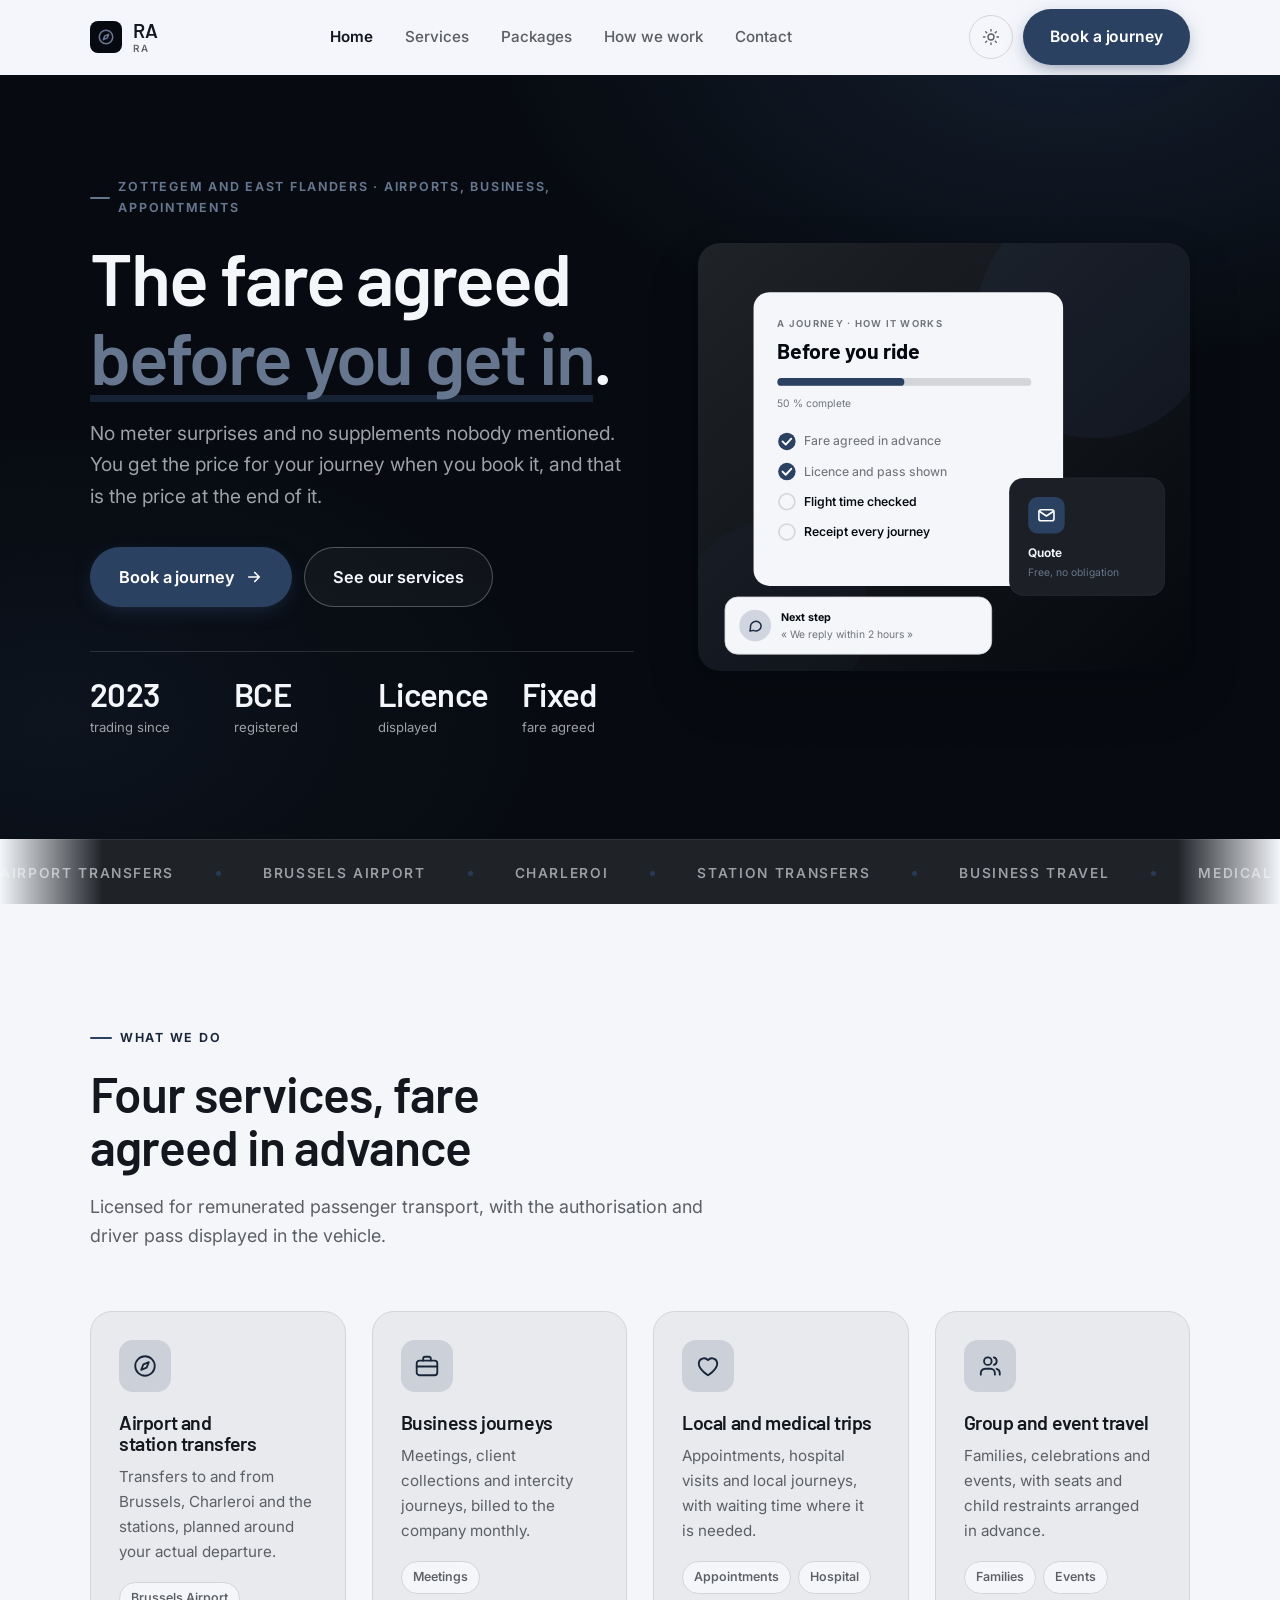
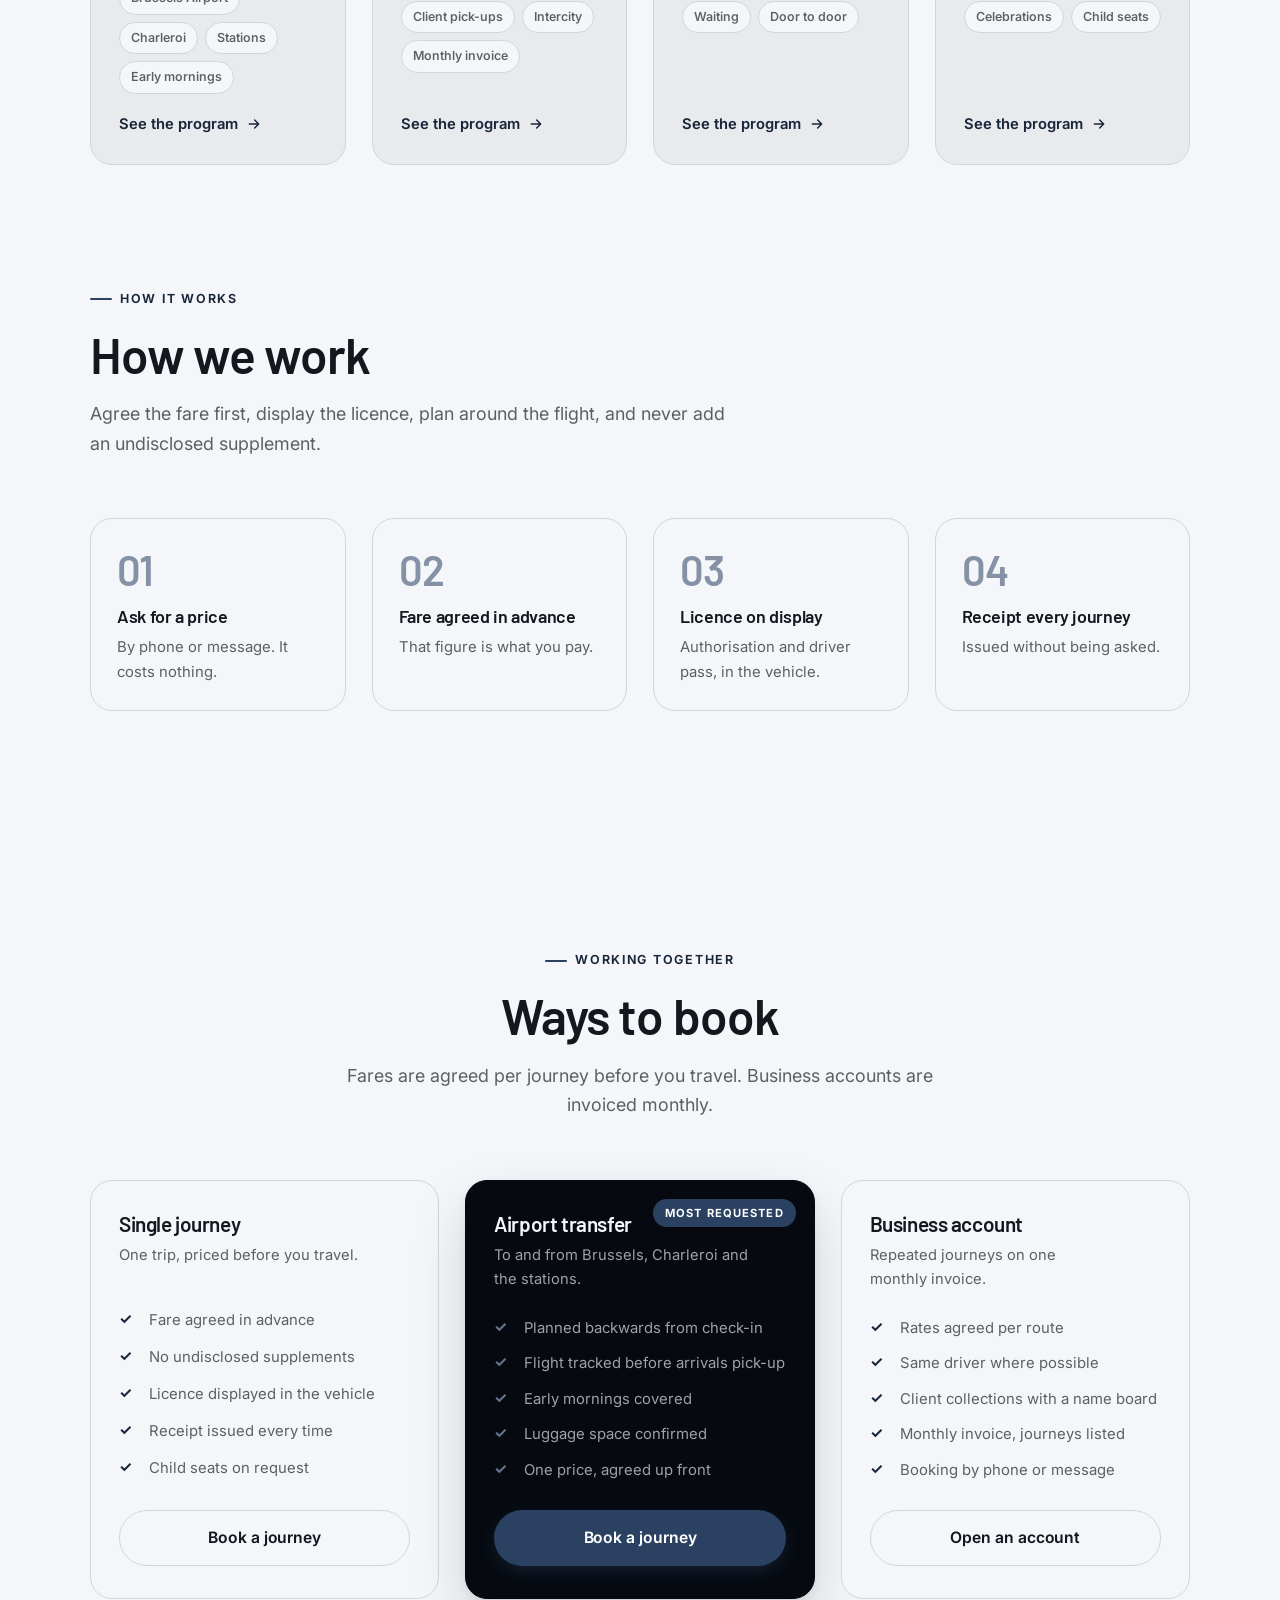
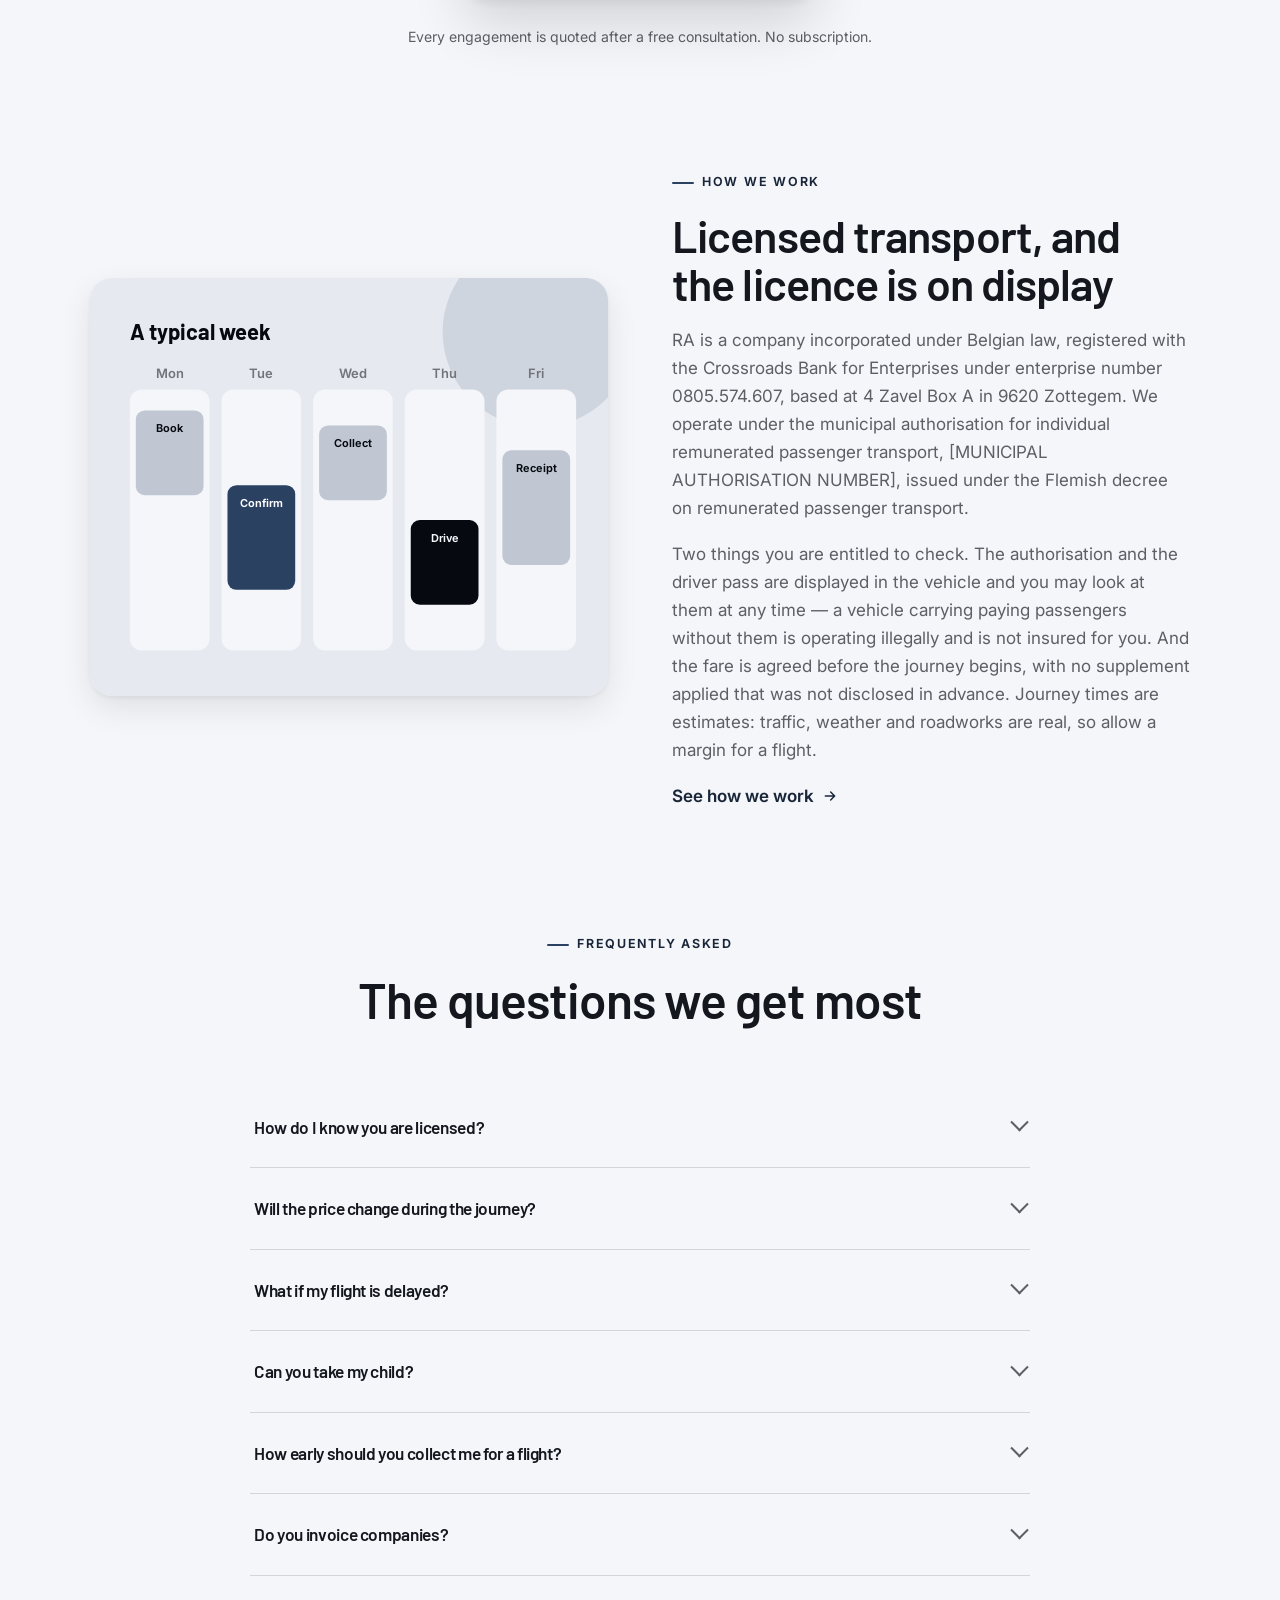
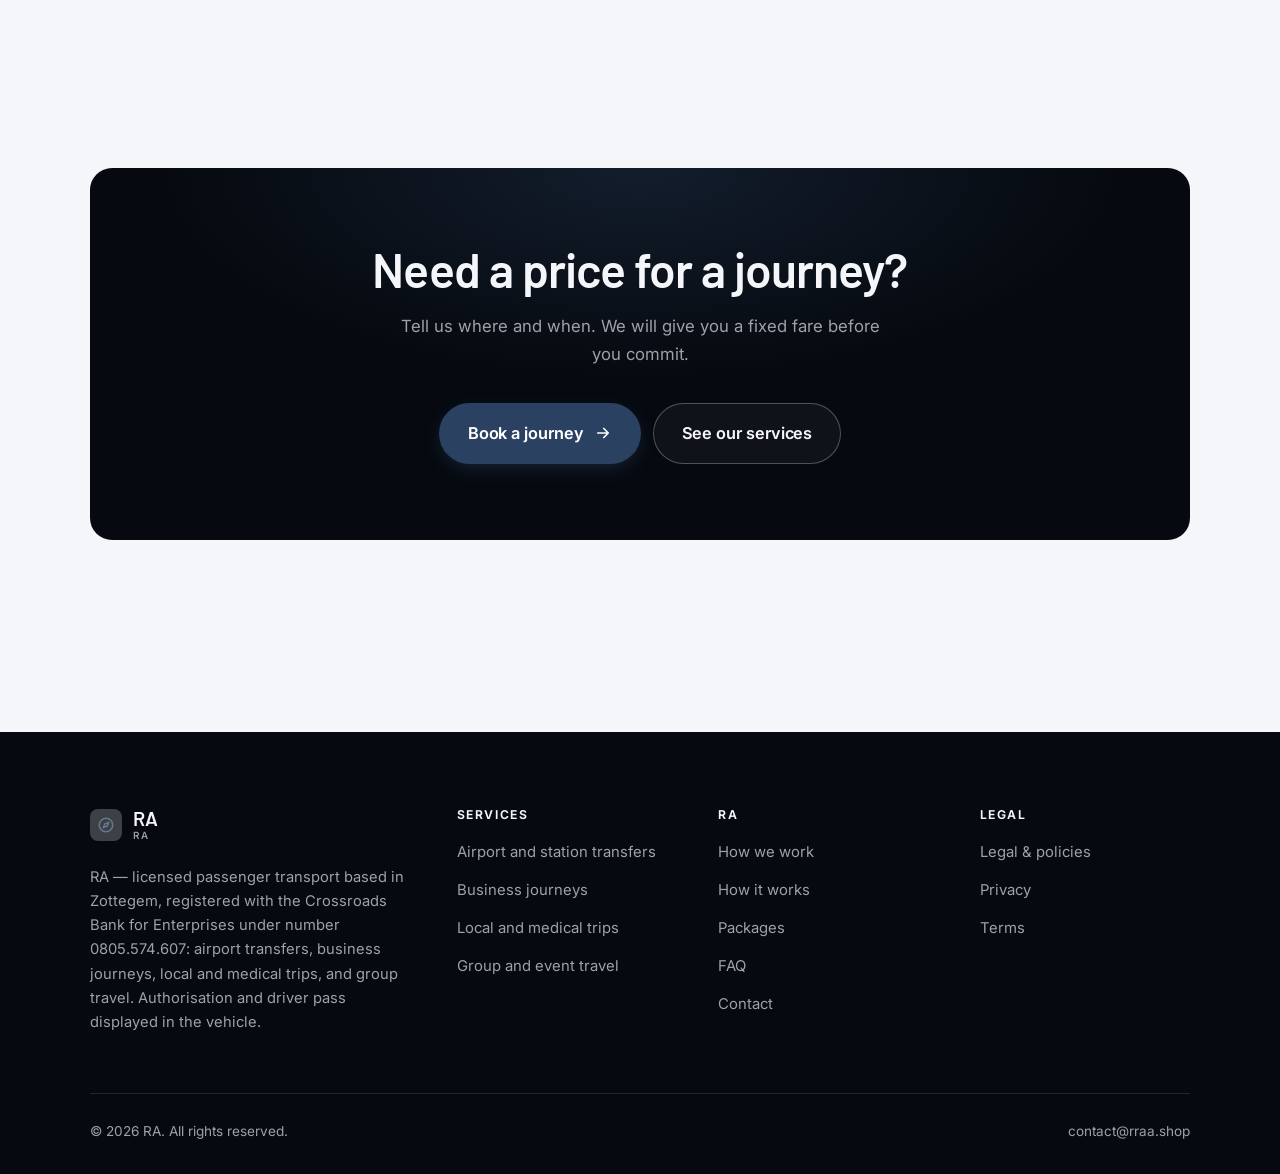
<file: index.html>
<!DOCTYPE html>
<html lang="en" class="no-js">
<head>
<meta charset="utf-8">
<meta name="viewport" content="width=device-width, initial-scale=1">
<title>RA — licensed passenger transport from Zottegem</title>
<meta name="description" content="RA, licensed passenger transport in East Flanders: airport transfers, business journeys, local and medical trips and group travel, with the price agreed before you travel.">
<link rel="canonical" href="https://rraa.shop/">

<meta property="og:type" content="website">
<meta property="og:url" content="https://rraa.shop/">
<meta property="og:site_name" content="RA">
<meta property="og:locale" content="en_US">
<meta property="og:title" content="RA — licensed passenger transport from Zottegem">
<meta property="og:description" content="RA, licensed passenger transport in East Flanders: airport transfers, business journeys, local and medical trips and group travel, with the price agreed before you travel.">
<meta name="theme-color" content="#060a10">

<link rel="icon" href="assets/img/favicon.svg" type="image/svg+xml">
<link rel="preconnect" href="https://fonts.googleapis.com">
<link rel="preconnect" href="https://fonts.gstatic.com" crossorigin>
<link rel="stylesheet" href="https://fonts.googleapis.com/css2?family=Barlow:wght@400;500;600;700&family=Inter:wght@400..700&display=swap">
<link rel="stylesheet" href="assets/css/style.css">

<!-- Thème appliqué avant le premier rendu (évite le flash) -->
<script>
document.documentElement.classList.remove('no-js');
(function(){try{var t=localStorage.getItem('site-theme');if(t){document.documentElement.setAttribute('data-theme',t);}}catch(e){}})();
</script>
<script type="application/ld+json">
{
  "@context": "https://schema.org",
  "@type": "Organization",
  "name": "RA",
  "url": "https://rraa.shop/",
  "email": "contact@rraa.shop",
  "description": "RA, licensed passenger transport in East Flanders: airport transfers, business journeys, local and medical trips and group travel, with the price agreed before you travel.",
  "areaServed": "US",
  "knowsLanguage": "en"
}
</script>
</head>

<body>
<a class="skip-link" href="#main">Skip to main content</a>

<header class="site-header">
  <nav class="wrap nav" aria-label="Main navigation">
    <a class="brand" href="index.html">
      <svg class="brand__mark" viewBox="0 0 64 64" aria-hidden="true">
        <rect class="bm-bg" width="64" height="64" rx="16"/>
        <g class="bm-ic" transform="translate(14 14) scale(1.5)" fill="none" stroke-width="2.1" stroke-linecap="round" stroke-linejoin="round"><circle cx="12" cy="12" r="9"/><path d="M15.5 8.5 13.5 13.5 8.5 15.5 10.5 10.5z"/></g>
      </svg>
      <span>RA<span class="brand__sub">RA</span></span>
    </a>

    <ul class="nav__links" id="nav-links">
      <li><a href="index.html" aria-current="page">Home</a></li>
      <li><a href="programs.html">Services</a></li>
      <li><a href="index.html#pricing">Packages</a></li>
      <li><a href="about.html">How we work</a></li>
      <li><a href="contact.html">Contact</a></li>
      <li><a class="btn btn--primary" href="contact.html">Book a journey</a></li>
    </ul>

    <div class="nav__cta">
      <button class="theme-toggle" type="button" aria-label="Switch to dark theme">
        <svg class="icon-sun" viewBox="0 0 24 24" fill="none" stroke="currentColor" stroke-width="1.8" stroke-linecap="round" aria-hidden="true"><circle cx="12" cy="12" r="4"/><path d="M12 2v2m0 16v2M2 12h2m16 0h2M4.9 4.9l1.4 1.4m11.4 11.4 1.4 1.4M19.1 4.9l-1.4 1.4M6.3 17.7l-1.4 1.4"/></svg>
        <svg class="icon-moon" viewBox="0 0 24 24" fill="none" stroke="currentColor" stroke-width="1.8" stroke-linecap="round" stroke-linejoin="round" aria-hidden="true"><path d="M21 12.8A9 9 0 1 1 11.2 3a7 7 0 0 0 9.8 9.8z"/></svg>
      </button>
      <a class="btn btn--primary" href="contact.html">Book a journey</a>
      <button class="nav__toggle" type="button" aria-expanded="false" aria-controls="nav-links" aria-label="Open menu">
        <svg class="icon-open" viewBox="0 0 24 24" fill="none" stroke="currentColor" stroke-width="2" stroke-linecap="round" aria-hidden="true"><path d="M3 6h18M3 12h18M3 18h18"/></svg>
        <svg class="icon-close" viewBox="0 0 24 24" fill="none" stroke="currentColor" stroke-width="2" stroke-linecap="round" aria-hidden="true"><path d="M6 6l12 12M18 6L6 18"/></svg>
      </button>
    </div>
  </nav>
</header>

<main id="main">

<section class="hero">
  <div class="wrap hero__inner">
    <div>
      <span class="eyebrow hero__eyebrow">Zottegem and East Flanders · Airports, business, appointments</span>
      <h1>The fare agreed<br> <em>before you get in</em>.</h1>
      <p class="hero__lede">No meter surprises and no supplements nobody mentioned. You get the price for your journey when you book it, and that is the price at the end of it.</p>

      <div class="hero__actions">
        <a class="btn btn--primary btn--lg" href="contact.html">Book a journey <svg viewBox="0 0 24 24" fill="none" stroke="currentColor" stroke-width="2.2" stroke-linecap="round" stroke-linejoin="round" aria-hidden="true"><path d="M5 12h14M13 6l6 6-6 6"/></svg></a>
        <a class="btn btn--on-dark btn--lg" href="programs.html">See our services</a>
      </div>

      <ul class="hero__proof">
        <li><span class="stat__num">2023</span><span class="stat__label">trading since</span></li>
        <li><span class="stat__num">BCE</span><span class="stat__label">registered</span></li>
        <li><span class="stat__num">Licence</span><span class="stat__label">displayed</span></li>
        <li><span class="stat__num">Fixed</span><span class="stat__label">fare agreed</span></li>
      </ul>
    </div>

    <div class="hero__art">
      <svg viewBox="0 0 620 540" role="img" aria-label="How booking a journey with RA works, from agreed fare to displayed licence.">
        <defs>
          <linearGradient id="hbg" x1="0" y1="0" x2="1" y2="1">
            <stop offset="0" stop-color="#1f2328"/><stop offset="1" stop-color="#05080d"/>
          </linearGradient>
        </defs>
        <rect width="620" height="540" rx="22" fill="url(#hbg)"/>
        <circle cx="500" cy="96" r="150" fill="#2b4162" opacity=".16"/>
        <circle cx="96" cy="470" r="120" fill="#2b4162" opacity=".08"/>

        <g style="font-family: var(--font-body)">
          <!-- Carte programme -->
          <rect x="70" y="62" width="390" height="370" rx="20" fill="#f4f6fa"/>
          <text x="100" y="106" font-size="12" font-weight="650" letter-spacing="1.6" fill="#717479">A JOURNEY · HOW IT WORKS</text>
          <text x="100" y="146" font-size="27" font-weight="700" fill="#060a10" style="font-family: var(--font-display)">Before you ride</text>
          <rect x="100" y="170" width="320" height="10" rx="5" fill="#d3d5d9"/>
          <rect x="100" y="170" width="160" height="10" rx="5" fill="#2b4162"/>
          <text x="100" y="206" font-size="13" fill="#717479">50 % complete</text>
          <circle cx="112" cy="250" r="11" fill="#2b4162"/><path d="M106.5 250l4 4 7-7.5" fill="none" stroke="#ffffff" stroke-width="2.4" stroke-linecap="round" stroke-linejoin="round"/><text x="134" y="255" font-size="15.5" fill="#717479" font-weight="450">Fare agreed in advance</text>
          <circle cx="112" cy="288" r="11" fill="#2b4162"/><path d="M106.5 288l4 4 7-7.5" fill="none" stroke="#ffffff" stroke-width="2.4" stroke-linecap="round" stroke-linejoin="round"/><text x="134" y="293" font-size="15.5" fill="#717479" font-weight="450">Licence and pass shown</text>
          <circle cx="112" cy="326" r="10" fill="none" stroke="#d3d5d9" stroke-width="2"/><text x="134" y="331" font-size="15.5" fill="#060a10" font-weight="560">Flight time checked</text>
          <circle cx="112" cy="364" r="10" fill="none" stroke="#d3d5d9" stroke-width="2"/><text x="134" y="369" font-size="15.5" fill="#060a10" font-weight="560">Receipt every journey</text>

          <!-- Carte séance -->
          <rect x="392" y="296" width="196" height="148" rx="18" fill="#1c2026" stroke="#ffffff" stroke-opacity=".08"/>
          <rect x="416" y="320" width="46" height="46" rx="12" fill="#2b4162"/>
          <g transform="translate(427 331)" fill="none" stroke="#ffffff" color="#ffffff" stroke-width="2" stroke-linecap="round" stroke-linejoin="round"><rect x="2.5" y="5" width="19" height="14" rx="3"/><path d="M3 7l9 6 9-6"/></g>
          <text x="416" y="396" font-size="15" font-weight="650" fill="#f4f6fa">Quote</text>
          <text x="416" y="420" font-size="13" fill="#66768e">Free, no obligation</text>

          <!-- Retour du coach -->
          <rect x="34" y="446" width="336" height="72" rx="16" fill="#f4f6fa" stroke="#d3d5d9"/>
          <circle cx="72" cy="482" r="20" fill="#d0d5df"/>
          <g transform="translate(62 472) scale(.84)" fill="none" stroke="#1c2a40" stroke-width="2.2" stroke-linecap="round" stroke-linejoin="round"><path d="M21 12a8 8 0 0 1-11.6 7.1L4 20l1-4.6A8 8 0 1 1 21 12z"/></g>
          <text x="104" y="476" font-size="13.5" font-weight="700" fill="#060a10">Next step</text>
          <text x="104" y="498" font-size="13" fill="#717479">« We reply within 2 hours »</text>
        </g>
      </svg>
    </div>
  </div>
</section>

<div class="marquee" aria-hidden="true">
  <div class="marquee__track"><span>Airport transfers</span><span>Brussels Airport</span><span>Charleroi</span><span>Station transfers</span><span>Business travel</span><span>Medical appointments</span><span>Group travel</span><span>Fixed fares</span><span>Licensed</span><span>Receipts</span><span>Airport transfers</span><span>Brussels Airport</span><span>Charleroi</span><span>Station transfers</span><span>Business travel</span><span>Medical appointments</span><span>Group travel</span><span>Fixed fares</span><span>Licensed</span><span>Receipts</span></div>
</div>

<section class="section wrap" id="programs">
  <div class="section-head reveal">
    <span class="eyebrow">What we do</span>
    <h2>Four services, fare agreed in advance</h2>
    <p>Licensed for remunerated passenger transport, with the authorisation and driver pass displayed in the vehicle.</p>
  </div>
  <div class="grid grid--4 reveal-group">
    <a class="card" href="programs.html#airport">
      <div class="card__icon"><svg viewBox="0 0 24 24" fill="none" stroke="currentColor" stroke-width="1.7" stroke-linecap="round" stroke-linejoin="round" aria-hidden="true"><circle cx="12" cy="12" r="9"/><path d="M15.5 8.5 13.5 13.5 8.5 15.5 10.5 10.5z"/></svg></div>
      <h3>Airport and station transfers</h3>
      <p>Transfers to and from Brussels, Charleroi and the stations, planned around your actual departure.</p>
      <ul class="tags"><li>Brussels Airport</li><li>Charleroi</li><li>Stations</li><li>Early mornings</li></ul>
      <span class="arrow-link">See the program <svg viewBox="0 0 24 24" fill="none" stroke="currentColor" stroke-width="2.2" stroke-linecap="round" stroke-linejoin="round" aria-hidden="true"><path d="M5 12h14M13 6l6 6-6 6"/></svg></span>
    </a>
    <a class="card" href="programs.html#business">
      <div class="card__icon"><svg viewBox="0 0 24 24" fill="none" stroke="currentColor" stroke-width="1.7" stroke-linecap="round" stroke-linejoin="round" aria-hidden="true"><rect x="2.5" y="7" width="19" height="13.5" rx="2.5"/><path d="M8.5 7V5a1.5 1.5 0 0 1 1.5-1.5h4A1.5 1.5 0 0 1 15.5 5v2M2.5 12.5h19"/></svg></div>
      <h3>Business journeys</h3>
      <p>Meetings, client collections and intercity journeys, billed to the company monthly.</p>
      <ul class="tags"><li>Meetings</li><li>Client pick-ups</li><li>Intercity</li><li>Monthly invoice</li></ul>
      <span class="arrow-link">See the program <svg viewBox="0 0 24 24" fill="none" stroke="currentColor" stroke-width="2.2" stroke-linecap="round" stroke-linejoin="round" aria-hidden="true"><path d="M5 12h14M13 6l6 6-6 6"/></svg></span>
    </a>
    <a class="card" href="programs.html#local">
      <div class="card__icon"><svg viewBox="0 0 24 24" fill="none" stroke="currentColor" stroke-width="1.7" stroke-linecap="round" stroke-linejoin="round" aria-hidden="true"><path d="M12 20.5s-8.5-4.8-8.5-11A4.8 4.8 0 0 1 12 6.6a4.8 4.8 0 0 1 8.5 2.9c0 6.2-8.5 11-8.5 11z"/></svg></div>
      <h3>Local and medical trips</h3>
      <p>Appointments, hospital visits and local journeys, with waiting time where it is needed.</p>
      <ul class="tags"><li>Appointments</li><li>Hospital</li><li>Waiting</li><li>Door to door</li></ul>
      <span class="arrow-link">See the program <svg viewBox="0 0 24 24" fill="none" stroke="currentColor" stroke-width="2.2" stroke-linecap="round" stroke-linejoin="round" aria-hidden="true"><path d="M5 12h14M13 6l6 6-6 6"/></svg></span>
    </a>
    <a class="card" href="programs.html#groups">
      <div class="card__icon"><svg viewBox="0 0 24 24" fill="none" stroke="currentColor" stroke-width="1.7" stroke-linecap="round" stroke-linejoin="round" aria-hidden="true"><path d="M16.5 20v-1.5a4 4 0 0 0-4-4h-5a4 4 0 0 0-4 4V20"/><circle cx="10" cy="7.5" r="3.5"/><path d="M21 20v-1.5a4 4 0 0 0-3-3.9M15.5 4.1a3.5 3.5 0 0 1 0 6.8"/></svg></div>
      <h3>Group and event travel</h3>
      <p>Families, celebrations and events, with seats and child restraints arranged in advance.</p>
      <ul class="tags"><li>Families</li><li>Events</li><li>Celebrations</li><li>Child seats</li></ul>
      <span class="arrow-link">See the program <svg viewBox="0 0 24 24" fill="none" stroke="currentColor" stroke-width="2.2" stroke-linecap="round" stroke-linejoin="round" aria-hidden="true"><path d="M5 12h14M13 6l6 6-6 6"/></svg></span>
    </a>
  </div>
</section>

<section class="section section--flush wrap" id="how-it-works">
  <div class="section-head reveal">
    <span class="eyebrow">How it works</span>
    <h2>How we work</h2>
    <p>Agree the fare first, display the licence, plan around the flight, and never add an undisclosed supplement.</p>
  </div>
  <div class="grid grid--4 steps reveal-group">
    <article class="step">
      <h3>Ask for a price</h3>
      <p>By phone or message. It costs nothing.</p>
    </article>
    <article class="step">
      <h3>Fare agreed in advance</h3>
      <p>That figure is what you pay.</p>
    </article>
    <article class="step">
      <h3>Licence on display</h3>
      <p>Authorisation and driver pass, in the vehicle.</p>
    </article>
    <article class="step">
      <h3>Receipt every journey</h3>
      <p>Issued without being asked.</p>
    </article>
  </div>
</section>

<section class="section wrap" id="pricing">
  <div class="section-head section-head--center reveal">
    <span class="eyebrow">Working together</span>
    <h2>Ways to book</h2>
    <p>Fares are agreed per journey before you travel. Business accounts are invoiced monthly.</p>
  </div>
  <div class="grid grid--3 plans reveal-group">
    <article class="plan">
      
      <h3>Single journey</h3>
      <p class="plan__desc">One trip, priced before you travel.</p>
      
      <ul class="plan__features">
        <li>Fare agreed in advance</li>
        <li>No undisclosed supplements</li>
        <li>Licence displayed in the vehicle</li>
        <li>Receipt issued every time</li>
        <li>Child seats on request</li>
      </ul>
      <a class="btn btn--ghost btn--block" href="contact.html">Book a journey</a>
    </article>
    <article class="plan plan--featured">
      <span class="plan__tag">Most requested</span>
      <h3>Airport transfer</h3>
      <p class="plan__desc">To and from Brussels, Charleroi and the stations.</p>
      
      <ul class="plan__features">
        <li>Planned backwards from check-in</li>
        <li>Flight tracked before arrivals pick-up</li>
        <li>Early mornings covered</li>
        <li>Luggage space confirmed</li>
        <li>One price, agreed up front</li>
      </ul>
      <a class="btn btn--primary btn--block" href="contact.html">Book a journey</a>
    </article>
    <article class="plan">
      
      <h3>Business account</h3>
      <p class="plan__desc">Repeated journeys on one monthly invoice.</p>
      
      <ul class="plan__features">
        <li>Rates agreed per route</li>
        <li>Same driver where possible</li>
        <li>Client collections with a name board</li>
        <li>Monthly invoice, journeys listed</li>
        <li>Booking by phone or message</li>
      </ul>
      <a class="btn btn--ghost btn--block" href="contact.html">Open an account</a>
    </article>
  </div>
  <p class="plans-note">Every engagement is quoted after a free consultation. No subscription.</p>
</section>

<section class="section section--flush wrap">
  <div class="split reveal">
    <div class="split__art">
      <svg viewBox="0 0 520 420" role="img" aria-label="Example of a typical week: Book, Confirm, Collect, Drive, Receipt.">
        <rect width="520" height="420" rx="20" fill="#e6e9ef"/>
        <circle cx="450" cy="54" r="96" fill="#2b4162" opacity=".12"/>
        <g style="font-family: var(--font-body)">
        <text x="40" y="62" font-size="22" font-weight="700" fill="#060a10" style="font-family: var(--font-display)">A typical week</text>
        <text x="80" y="100" text-anchor="middle" font-size="13" font-weight="600" fill="#717479">Mon</text>
        <rect x="40" y="112" width="80" height="262" rx="12" fill="#f4f6fa"/>
        <rect x="46" y="133" width="68" height="85" rx="9" fill="#c0c7d2"/>
        <text x="80" y="155" text-anchor="middle" font-size="11" font-weight="650" fill="#060a10">Book</text>
        <text x="172" y="100" text-anchor="middle" font-size="13" font-weight="600" fill="#717479">Tue</text>
        <rect x="132" y="112" width="80" height="262" rx="12" fill="#f4f6fa"/>
        <rect x="138" y="208" width="68" height="105" rx="9" fill="#2b4162"/>
        <text x="172" y="230" text-anchor="middle" font-size="11" font-weight="650" fill="#ffffff">Confirm</text>
        <text x="264" y="100" text-anchor="middle" font-size="13" font-weight="600" fill="#717479">Wed</text>
        <rect x="224" y="112" width="80" height="262" rx="12" fill="#f4f6fa"/>
        <rect x="230" y="148" width="68" height="75" rx="9" fill="#c0c7d2"/>
        <text x="264" y="170" text-anchor="middle" font-size="11" font-weight="650" fill="#060a10">Collect</text>
        <text x="356" y="100" text-anchor="middle" font-size="13" font-weight="600" fill="#717479">Thu</text>
        <rect x="316" y="112" width="80" height="262" rx="12" fill="#f4f6fa"/>
        <rect x="322" y="243" width="68" height="85" rx="9" fill="#060a10"/>
        <text x="356" y="265" text-anchor="middle" font-size="11" font-weight="650" fill="#f4f6fa">Drive</text>
        <text x="448" y="100" text-anchor="middle" font-size="13" font-weight="600" fill="#717479">Fri</text>
        <rect x="408" y="112" width="80" height="262" rx="12" fill="#f4f6fa"/>
        <rect x="414" y="173" width="68" height="115" rx="9" fill="#c0c7d2"/>
        <text x="448" y="195" text-anchor="middle" font-size="11" font-weight="650" fill="#060a10">Receipt</text>
        </g>
      </svg>
    </div>
    <div>
      <span class="eyebrow">How we work</span>
      <h2>Licensed transport, and the licence is on display</h2>
      <p>RA is a company incorporated under Belgian law, registered with the Crossroads Bank for Enterprises under enterprise number 0805.574.607, based at 4 Zavel Box A in 9620 Zottegem. We operate under the municipal authorisation for individual remunerated passenger transport, [MUNICIPAL AUTHORISATION NUMBER], issued under the Flemish decree on remunerated passenger transport.</p>
      <p>Two things you are entitled to check. The authorisation and the driver pass are displayed in the vehicle and you may look at them at any time — a vehicle carrying paying passengers without them is operating illegally and is not insured for you. And the fare is agreed before the journey begins, with no supplement applied that was not disclosed in advance. Journey times are estimates: traffic, weather and roadworks are real, so allow a margin for a flight.</p>
      <p><a class="arrow-link" href="about.html">See how we work <svg viewBox="0 0 24 24" fill="none" stroke="currentColor" stroke-width="2.2" stroke-linecap="round" stroke-linejoin="round" aria-hidden="true"><path d="M5 12h14M13 6l6 6-6 6"/></svg></a></p>
    </div>
  </div>
</section>

<section class="section section--flush wrap" id="faq">
  <div class="section-head section-head--center reveal">
    <span class="eyebrow">Frequently asked</span>
    <h2>The questions we get most</h2>
  </div>
  <div class="faq reveal">
    <details>
      <summary>How do I know you are licensed?</summary>
      <p>The municipal authorisation and the driver pass are displayed in the vehicle, and you are welcome to look at them. A car carrying paying passengers without them is not legally operating and its insurance will not cover you.</p>
    </details>
    <details>
      <summary>Will the price change during the journey?</summary>
      <p>No. The fare is agreed before you get in, and we apply no supplement that was not disclosed when you booked.</p>
    </details>
    <details>
      <summary>What if my flight is delayed?</summary>
      <p>We track the flight before setting off for an arrivals pick-up, so you are not paying for waiting that could have been avoided. Tell us the flight number when you book.</p>
    </details>
    <details>
      <summary>Can you take my child?</summary>
      <p>Yes, with an appropriate child restraint — but it must be requested in advance. We carry seats that have been booked, and without one we cannot legally take the child.</p>
    </details>
    <details>
      <summary>How early should you collect me for a flight?</summary>
      <p>We plan backwards from check-in and build in a margin. Traffic and roadworks are not predictable, and missing a flight to save twenty minutes is a bad trade.</p>
    </details>
    <details>
      <summary>Do you invoice companies?</summary>
      <p>Yes, monthly with every journey listed, on rates agreed per route. It saves collecting receipts and makes the cost predictable.</p>
    </details>
  </div>
</section>

<section class="wrap section--tight">
  <div class="cta-band reveal">
    <h2>Need a price for a journey?</h2>
    <p>Tell us where and when. We will give you a fixed fare before you commit.</p>
    <div class="hero__actions">
      <a class="btn btn--primary btn--lg" href="contact.html">Book a journey <svg viewBox="0 0 24 24" fill="none" stroke="currentColor" stroke-width="2.2" stroke-linecap="round" stroke-linejoin="round" aria-hidden="true"><path d="M5 12h14M13 6l6 6-6 6"/></svg></a>
      <a class="btn btn--on-dark btn--lg" href="programs.html">See our services</a>
    </div>
  </div>
</section>

</main>

<footer class="site-footer">
  <div class="wrap">
    <div class="footer__grid">
      <div class="footer__brand">
        <a class="brand" href="index.html">
          <svg class="brand__mark" viewBox="0 0 64 64" aria-hidden="true">
        <rect class="bm-bg" width="64" height="64" rx="16"/>
        <g class="bm-ic" transform="translate(14 14) scale(1.5)" fill="none" stroke-width="2.1" stroke-linecap="round" stroke-linejoin="round"><circle cx="12" cy="12" r="9"/><path d="M15.5 8.5 13.5 13.5 8.5 15.5 10.5 10.5z"/></g>
      </svg>
          <span>RA<span class="brand__sub">RA</span></span>
        </a>
        <p>RA — licensed passenger transport based in Zottegem, registered with the Crossroads Bank for Enterprises under number 0805.574.607: airport transfers, business journeys, local and medical trips, and group travel. Authorisation and driver pass displayed in the vehicle.</p>
      </div>

      <div class="footer__col">
        <h4>Services</h4>
        <ul>
          <li><a href="programs.html#airport">Airport and station transfers</a></li>
          <li><a href="programs.html#business">Business journeys</a></li>
          <li><a href="programs.html#local">Local and medical trips</a></li>
          <li><a href="programs.html#groups">Group and event travel</a></li>
        </ul>
      </div>

      <div class="footer__col">
        <h4>RA</h4>
        <ul>
          <li><a href="about.html">How we work</a></li>
          <li><a href="index.html#how-it-works">How it works</a></li>
          <li><a href="index.html#pricing">Packages</a></li>
          <li><a href="index.html#faq">FAQ</a></li>
          <li><a href="contact.html">Contact</a></li>
        </ul>
      </div>

      <div class="footer__col">
        <h4>Legal</h4>
        <ul>
          <li><a href="legal.html">Legal &amp; policies</a></li>
          <li><a href="legal.html#privacy">Privacy</a></li>
          <li><a href="legal.html#terms">Terms</a></li>
        </ul>
      </div>
    </div>

    <div class="footer__bottom">
      <p>© <span data-year>2026</span> RA. All rights reserved.</p>
      <p><a href="mailto:contact@rraa.shop">contact@rraa.shop</a></p>
    </div>
  </div>
</footer>

<script src="assets/js/main.js" defer></script>
</body>
</html>
</file>
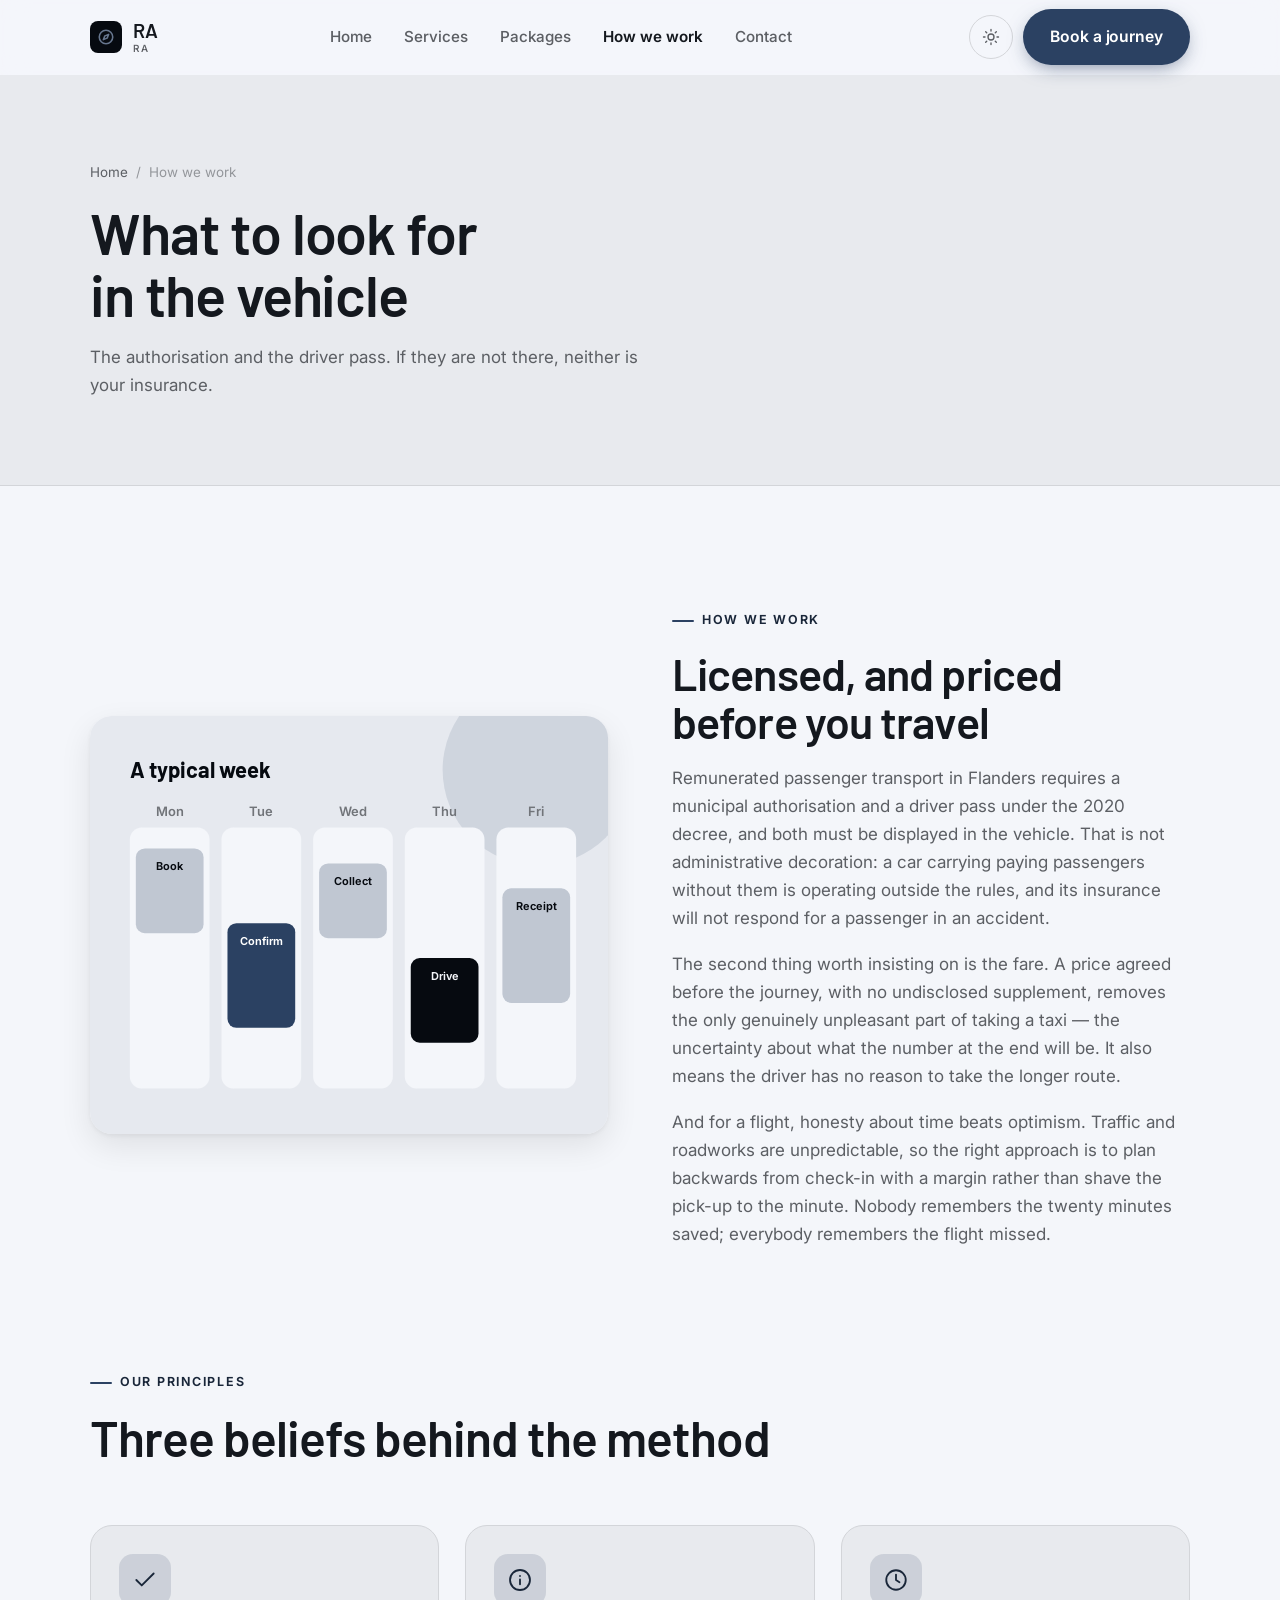
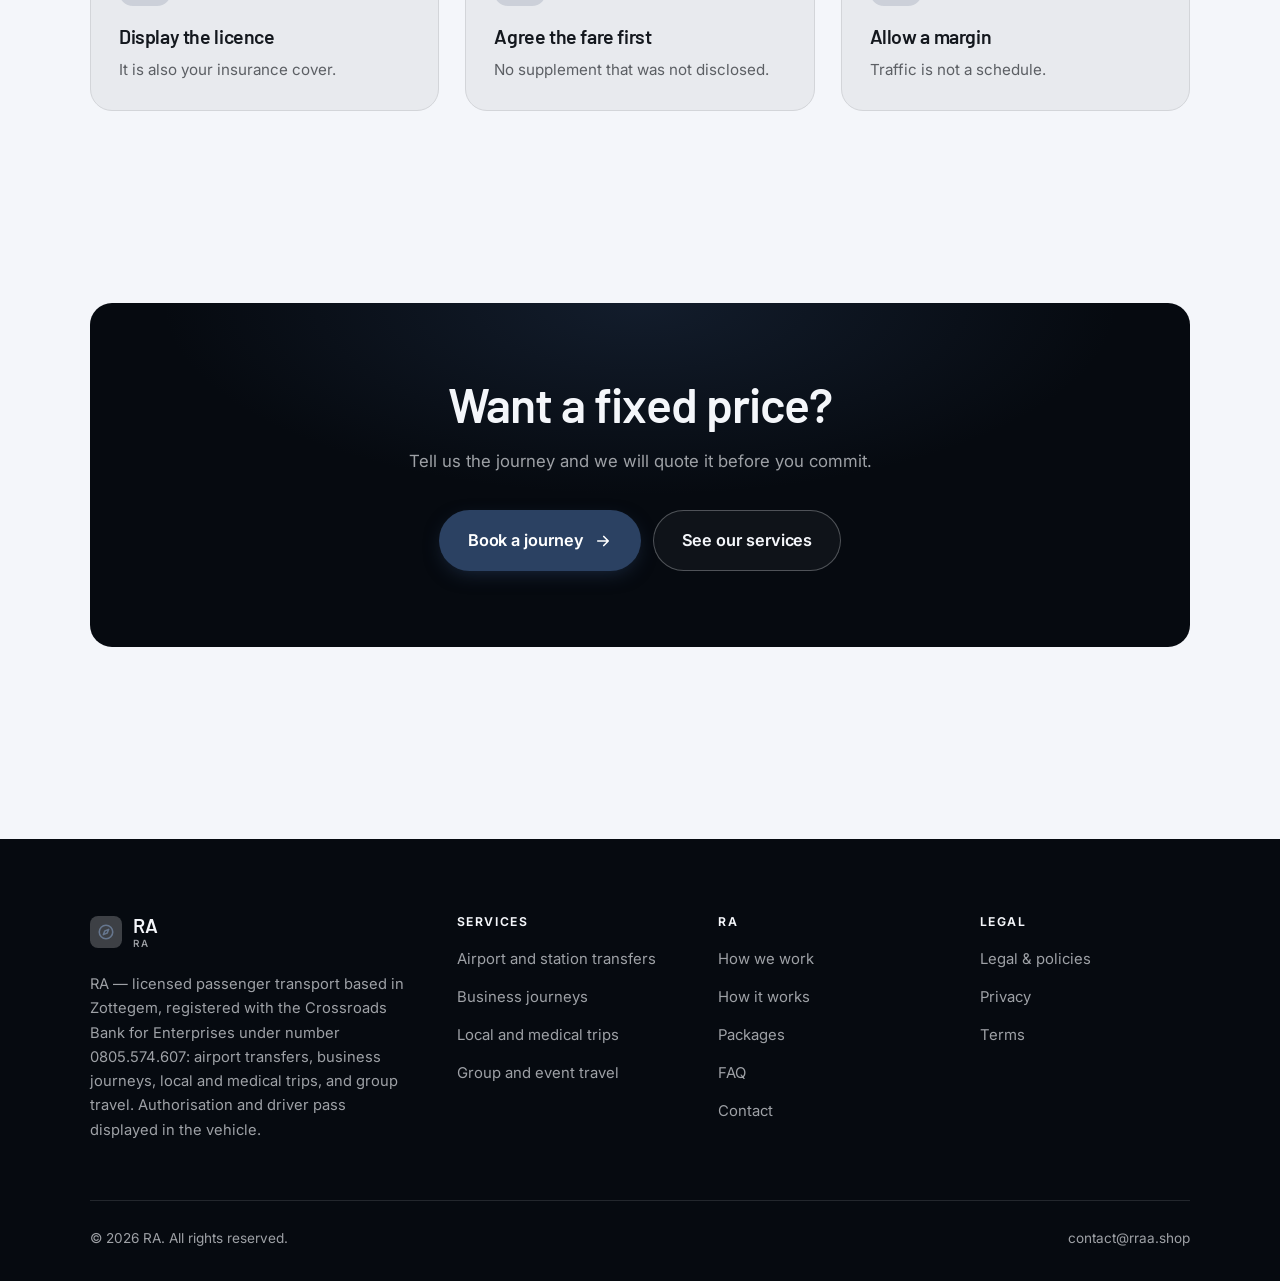
<file: about.html>
<!DOCTYPE html>
<html lang="en" class="no-js">
<head>
<meta charset="utf-8">
<meta name="viewport" content="width=device-width, initial-scale=1">
<title>How we work — RA</title>
<meta name="description" content="About RA, licensed passenger transport in Zottegem, East Flanders, enterprise number 0805.574.607.">
<link rel="canonical" href="https://rraa.shop/about.html">

<meta property="og:type" content="website">
<meta property="og:url" content="https://rraa.shop/about.html">
<meta property="og:site_name" content="RA">
<meta property="og:locale" content="en_US">
<meta property="og:title" content="How we work — RA">
<meta property="og:description" content="About RA, licensed passenger transport in Zottegem, East Flanders, enterprise number 0805.574.607.">
<meta name="theme-color" content="#060a10">

<link rel="icon" href="assets/img/favicon.svg" type="image/svg+xml">
<link rel="preconnect" href="https://fonts.googleapis.com">
<link rel="preconnect" href="https://fonts.gstatic.com" crossorigin>
<link rel="stylesheet" href="https://fonts.googleapis.com/css2?family=Barlow:wght@400;500;600;700&family=Inter:wght@400..700&display=swap">
<link rel="stylesheet" href="assets/css/style.css">

<!-- Thème appliqué avant le premier rendu (évite le flash) -->
<script>
document.documentElement.classList.remove('no-js');
(function(){try{var t=localStorage.getItem('site-theme');if(t){document.documentElement.setAttribute('data-theme',t);}}catch(e){}})();
</script>
</head>

<body>
<a class="skip-link" href="#main">Skip to main content</a>

<header class="site-header">
  <nav class="wrap nav" aria-label="Main navigation">
    <a class="brand" href="index.html">
      <svg class="brand__mark" viewBox="0 0 64 64" aria-hidden="true">
        <rect class="bm-bg" width="64" height="64" rx="16"/>
        <g class="bm-ic" transform="translate(14 14) scale(1.5)" fill="none" stroke-width="2.1" stroke-linecap="round" stroke-linejoin="round"><circle cx="12" cy="12" r="9"/><path d="M15.5 8.5 13.5 13.5 8.5 15.5 10.5 10.5z"/></g>
      </svg>
      <span>RA<span class="brand__sub">RA</span></span>
    </a>

    <ul class="nav__links" id="nav-links">
      <li><a href="index.html">Home</a></li>
      <li><a href="programs.html">Services</a></li>
      <li><a href="index.html#pricing">Packages</a></li>
      <li><a href="about.html" aria-current="page">How we work</a></li>
      <li><a href="contact.html">Contact</a></li>
      <li><a class="btn btn--primary" href="contact.html">Book a journey</a></li>
    </ul>

    <div class="nav__cta">
      <button class="theme-toggle" type="button" aria-label="Switch to dark theme">
        <svg class="icon-sun" viewBox="0 0 24 24" fill="none" stroke="currentColor" stroke-width="1.8" stroke-linecap="round" aria-hidden="true"><circle cx="12" cy="12" r="4"/><path d="M12 2v2m0 16v2M2 12h2m16 0h2M4.9 4.9l1.4 1.4m11.4 11.4 1.4 1.4M19.1 4.9l-1.4 1.4M6.3 17.7l-1.4 1.4"/></svg>
        <svg class="icon-moon" viewBox="0 0 24 24" fill="none" stroke="currentColor" stroke-width="1.8" stroke-linecap="round" stroke-linejoin="round" aria-hidden="true"><path d="M21 12.8A9 9 0 1 1 11.2 3a7 7 0 0 0 9.8 9.8z"/></svg>
      </button>
      <a class="btn btn--primary" href="contact.html">Book a journey</a>
      <button class="nav__toggle" type="button" aria-expanded="false" aria-controls="nav-links" aria-label="Open menu">
        <svg class="icon-open" viewBox="0 0 24 24" fill="none" stroke="currentColor" stroke-width="2" stroke-linecap="round" aria-hidden="true"><path d="M3 6h18M3 12h18M3 18h18"/></svg>
        <svg class="icon-close" viewBox="0 0 24 24" fill="none" stroke="currentColor" stroke-width="2" stroke-linecap="round" aria-hidden="true"><path d="M6 6l12 12M18 6L6 18"/></svg>
      </button>
    </div>
  </nav>
</header>

<main id="main">

<section class="page-head">
  <div class="wrap">
    <nav class="breadcrumb" aria-label="Breadcrumb">
      <a href="index.html">Home</a><span>/</span><span aria-current="page">How we work</span>
    </nav>
    <h1>What to look for in the vehicle</h1>
    <p>The authorisation and the driver pass. If they are not there, neither is your insurance.</p>
  </div>
</section>

<section class="section wrap">
  <div class="split reveal">
    <div class="split__art">
      <svg viewBox="0 0 520 420" role="img" aria-label="Example of a typical week: Book, Confirm, Collect, Drive, Receipt.">
        <rect width="520" height="420" rx="20" fill="#e6e9ef"/>
        <circle cx="450" cy="54" r="96" fill="#2b4162" opacity=".12"/>
        <g style="font-family: var(--font-body)">
        <text x="40" y="62" font-size="22" font-weight="700" fill="#060a10" style="font-family: var(--font-display)">A typical week</text>
        <text x="80" y="100" text-anchor="middle" font-size="13" font-weight="600" fill="#717479">Mon</text>
        <rect x="40" y="112" width="80" height="262" rx="12" fill="#f4f6fa"/>
        <rect x="46" y="133" width="68" height="85" rx="9" fill="#c0c7d2"/>
        <text x="80" y="155" text-anchor="middle" font-size="11" font-weight="650" fill="#060a10">Book</text>
        <text x="172" y="100" text-anchor="middle" font-size="13" font-weight="600" fill="#717479">Tue</text>
        <rect x="132" y="112" width="80" height="262" rx="12" fill="#f4f6fa"/>
        <rect x="138" y="208" width="68" height="105" rx="9" fill="#2b4162"/>
        <text x="172" y="230" text-anchor="middle" font-size="11" font-weight="650" fill="#ffffff">Confirm</text>
        <text x="264" y="100" text-anchor="middle" font-size="13" font-weight="600" fill="#717479">Wed</text>
        <rect x="224" y="112" width="80" height="262" rx="12" fill="#f4f6fa"/>
        <rect x="230" y="148" width="68" height="75" rx="9" fill="#c0c7d2"/>
        <text x="264" y="170" text-anchor="middle" font-size="11" font-weight="650" fill="#060a10">Collect</text>
        <text x="356" y="100" text-anchor="middle" font-size="13" font-weight="600" fill="#717479">Thu</text>
        <rect x="316" y="112" width="80" height="262" rx="12" fill="#f4f6fa"/>
        <rect x="322" y="243" width="68" height="85" rx="9" fill="#060a10"/>
        <text x="356" y="265" text-anchor="middle" font-size="11" font-weight="650" fill="#f4f6fa">Drive</text>
        <text x="448" y="100" text-anchor="middle" font-size="13" font-weight="600" fill="#717479">Fri</text>
        <rect x="408" y="112" width="80" height="262" rx="12" fill="#f4f6fa"/>
        <rect x="414" y="173" width="68" height="115" rx="9" fill="#c0c7d2"/>
        <text x="448" y="195" text-anchor="middle" font-size="11" font-weight="650" fill="#060a10">Receipt</text>
        </g>
      </svg>
    </div>
    <div>
      <span class="eyebrow">How we work</span>
      <h2>Licensed, and priced before you travel</h2>
      <p>Remunerated passenger transport in Flanders requires a municipal authorisation and a driver pass under the 2020 decree, and both must be displayed in the vehicle. That is not administrative decoration: a car carrying paying passengers without them is operating outside the rules, and its insurance will not respond for a passenger in an accident.</p>
      <p>The second thing worth insisting on is the fare. A price agreed before the journey, with no undisclosed supplement, removes the only genuinely unpleasant part of taking a taxi — the uncertainty about what the number at the end will be. It also means the driver has no reason to take the longer route.</p>
      <p>And for a flight, honesty about time beats optimism. Traffic and roadworks are unpredictable, so the right approach is to plan backwards from check-in with a margin rather than shave the pick-up to the minute. Nobody remembers the twenty minutes saved; everybody remembers the flight missed.</p>
      <!--
        TO DO: add a short introduction of the coach (name, real background),
        with a photo if possible. Do not invent credentials — see README.md.
      -->
    </div>
  </div>
</section>

<section class="section section--flush wrap">
  <div class="section-head reveal">
    <span class="eyebrow">Our principles</span>
    <h2>Three beliefs behind the method</h2>
  </div>
  <div class="grid grid--3 reveal-group">
    <article class="card">
      <div class="card__icon"><svg viewBox="0 0 24 24" fill="none" stroke="currentColor" stroke-width="1.7" stroke-linecap="round" stroke-linejoin="round" aria-hidden="true"><path d="M20 6 9 17l-5-5"/></svg></div>
      <h3>Display the licence</h3>
      <p>It is also your insurance cover.</p>
    </article>
    <article class="card">
      <div class="card__icon"><svg viewBox="0 0 24 24" fill="none" stroke="currentColor" stroke-width="1.7" stroke-linecap="round" stroke-linejoin="round" aria-hidden="true"><circle cx="12" cy="12" r="9.2"/><path d="M12 16v-4.5M12 8.2v.1"/></svg></div>
      <h3>Agree the fare first</h3>
      <p>No supplement that was not disclosed.</p>
    </article>
    <article class="card">
      <div class="card__icon"><svg viewBox="0 0 24 24" fill="none" stroke="currentColor" stroke-width="1.7" stroke-linecap="round" stroke-linejoin="round" aria-hidden="true"><circle cx="12" cy="12" r="9"/><path d="M12 7v5l3.2 2"/></svg></div>
      <h3>Allow a margin</h3>
      <p>Traffic is not a schedule.</p>
    </article>
  </div>
</section>

<section class="wrap section--tight">
  <div class="cta-band reveal">
    <h2>Want a fixed price?</h2>
    <p>Tell us the journey and we will quote it before you commit.</p>
    <div class="hero__actions">
      <a class="btn btn--primary btn--lg" href="contact.html">Book a journey <svg viewBox="0 0 24 24" fill="none" stroke="currentColor" stroke-width="2.2" stroke-linecap="round" stroke-linejoin="round" aria-hidden="true"><path d="M5 12h14M13 6l6 6-6 6"/></svg></a>
      <a class="btn btn--on-dark btn--lg" href="programs.html">See our services</a>
    </div>
  </div>
</section>

</main>

<footer class="site-footer">
  <div class="wrap">
    <div class="footer__grid">
      <div class="footer__brand">
        <a class="brand" href="index.html">
          <svg class="brand__mark" viewBox="0 0 64 64" aria-hidden="true">
        <rect class="bm-bg" width="64" height="64" rx="16"/>
        <g class="bm-ic" transform="translate(14 14) scale(1.5)" fill="none" stroke-width="2.1" stroke-linecap="round" stroke-linejoin="round"><circle cx="12" cy="12" r="9"/><path d="M15.5 8.5 13.5 13.5 8.5 15.5 10.5 10.5z"/></g>
      </svg>
          <span>RA<span class="brand__sub">RA</span></span>
        </a>
        <p>RA — licensed passenger transport based in Zottegem, registered with the Crossroads Bank for Enterprises under number 0805.574.607: airport transfers, business journeys, local and medical trips, and group travel. Authorisation and driver pass displayed in the vehicle.</p>
      </div>

      <div class="footer__col">
        <h4>Services</h4>
        <ul>
          <li><a href="programs.html#airport">Airport and station transfers</a></li>
          <li><a href="programs.html#business">Business journeys</a></li>
          <li><a href="programs.html#local">Local and medical trips</a></li>
          <li><a href="programs.html#groups">Group and event travel</a></li>
        </ul>
      </div>

      <div class="footer__col">
        <h4>RA</h4>
        <ul>
          <li><a href="about.html">How we work</a></li>
          <li><a href="index.html#how-it-works">How it works</a></li>
          <li><a href="index.html#pricing">Packages</a></li>
          <li><a href="index.html#faq">FAQ</a></li>
          <li><a href="contact.html">Contact</a></li>
        </ul>
      </div>

      <div class="footer__col">
        <h4>Legal</h4>
        <ul>
          <li><a href="legal.html">Legal &amp; policies</a></li>
          <li><a href="legal.html#privacy">Privacy</a></li>
          <li><a href="legal.html#terms">Terms</a></li>
        </ul>
      </div>
    </div>

    <div class="footer__bottom">
      <p>© <span data-year>2026</span> RA. All rights reserved.</p>
      <p><a href="mailto:contact@rraa.shop">contact@rraa.shop</a></p>
    </div>
  </div>
</footer>

<script src="assets/js/main.js" defer></script>
</body>
</html>
</file>
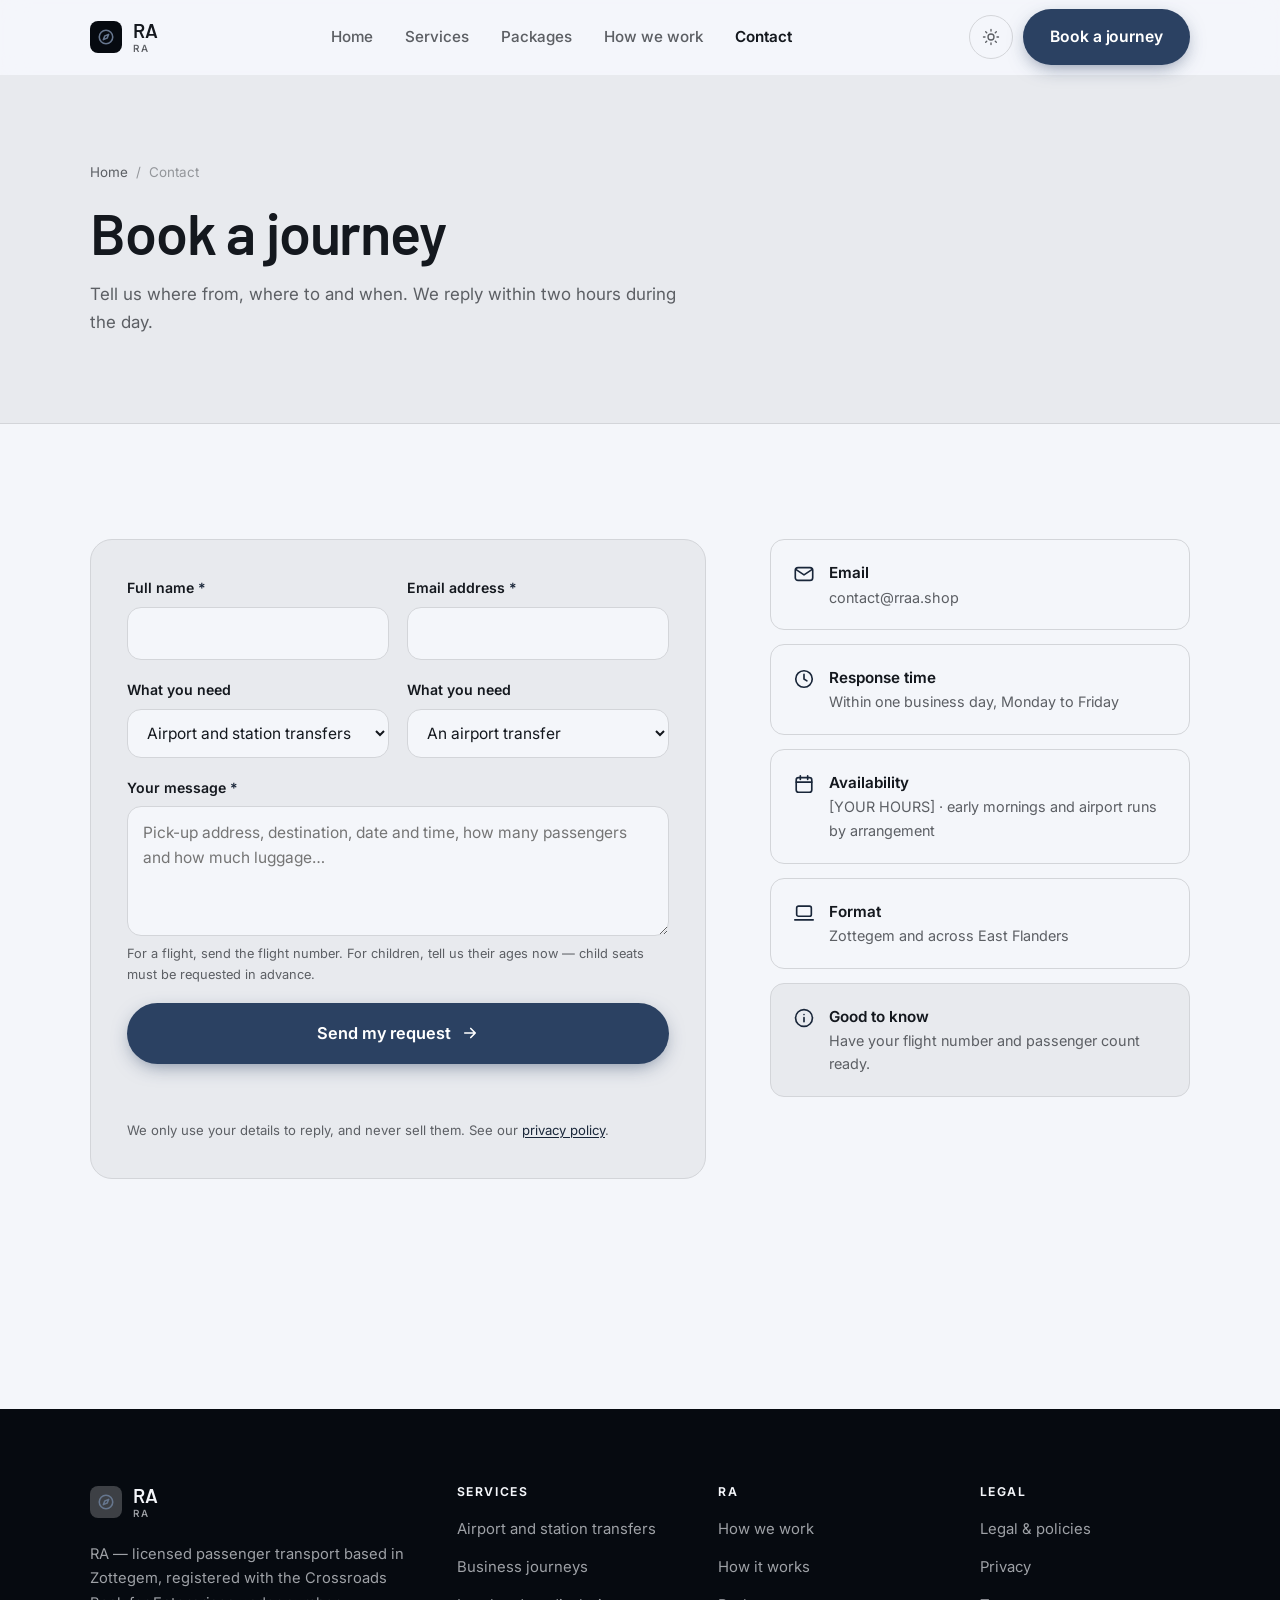
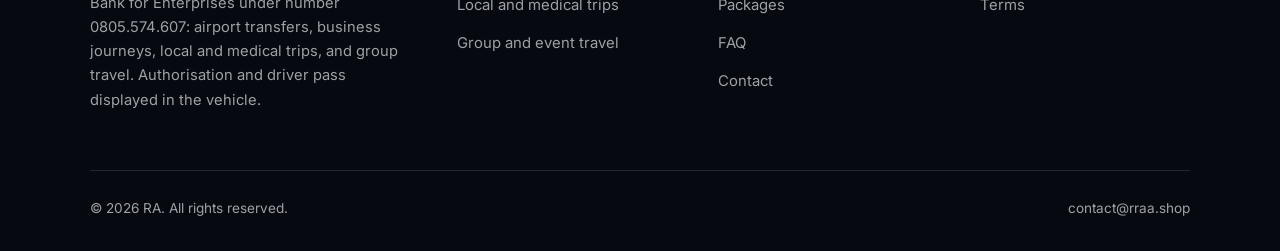
<file: contact.html>
<!DOCTYPE html>
<html lang="en" class="no-js">
<head>
<meta charset="utf-8">
<meta name="viewport" content="width=device-width, initial-scale=1">
<title>Contact — RA</title>
<meta name="description" content="Contact RA to book a journey. We reply within two hours during the day.">
<link rel="canonical" href="https://rraa.shop/contact.html">

<meta property="og:type" content="website">
<meta property="og:url" content="https://rraa.shop/contact.html">
<meta property="og:site_name" content="RA">
<meta property="og:locale" content="en_US">
<meta property="og:title" content="Contact — RA">
<meta property="og:description" content="Contact RA to book a journey. We reply within two hours during the day.">
<meta name="theme-color" content="#060a10">

<link rel="icon" href="assets/img/favicon.svg" type="image/svg+xml">
<link rel="preconnect" href="https://fonts.googleapis.com">
<link rel="preconnect" href="https://fonts.gstatic.com" crossorigin>
<link rel="stylesheet" href="https://fonts.googleapis.com/css2?family=Barlow:wght@400;500;600;700&family=Inter:wght@400..700&display=swap">
<link rel="stylesheet" href="assets/css/style.css">

<!-- Thème appliqué avant le premier rendu (évite le flash) -->
<script>
document.documentElement.classList.remove('no-js');
(function(){try{var t=localStorage.getItem('site-theme');if(t){document.documentElement.setAttribute('data-theme',t);}}catch(e){}})();
</script>
</head>

<body>
<a class="skip-link" href="#main">Skip to main content</a>

<header class="site-header">
  <nav class="wrap nav" aria-label="Main navigation">
    <a class="brand" href="index.html">
      <svg class="brand__mark" viewBox="0 0 64 64" aria-hidden="true">
        <rect class="bm-bg" width="64" height="64" rx="16"/>
        <g class="bm-ic" transform="translate(14 14) scale(1.5)" fill="none" stroke-width="2.1" stroke-linecap="round" stroke-linejoin="round"><circle cx="12" cy="12" r="9"/><path d="M15.5 8.5 13.5 13.5 8.5 15.5 10.5 10.5z"/></g>
      </svg>
      <span>RA<span class="brand__sub">RA</span></span>
    </a>

    <ul class="nav__links" id="nav-links">
      <li><a href="index.html">Home</a></li>
      <li><a href="programs.html">Services</a></li>
      <li><a href="index.html#pricing">Packages</a></li>
      <li><a href="about.html">How we work</a></li>
      <li><a href="contact.html" aria-current="page">Contact</a></li>
      <li><a class="btn btn--primary" href="contact.html">Book a journey</a></li>
    </ul>

    <div class="nav__cta">
      <button class="theme-toggle" type="button" aria-label="Switch to dark theme">
        <svg class="icon-sun" viewBox="0 0 24 24" fill="none" stroke="currentColor" stroke-width="1.8" stroke-linecap="round" aria-hidden="true"><circle cx="12" cy="12" r="4"/><path d="M12 2v2m0 16v2M2 12h2m16 0h2M4.9 4.9l1.4 1.4m11.4 11.4 1.4 1.4M19.1 4.9l-1.4 1.4M6.3 17.7l-1.4 1.4"/></svg>
        <svg class="icon-moon" viewBox="0 0 24 24" fill="none" stroke="currentColor" stroke-width="1.8" stroke-linecap="round" stroke-linejoin="round" aria-hidden="true"><path d="M21 12.8A9 9 0 1 1 11.2 3a7 7 0 0 0 9.8 9.8z"/></svg>
      </button>
      <a class="btn btn--primary" href="contact.html">Book a journey</a>
      <button class="nav__toggle" type="button" aria-expanded="false" aria-controls="nav-links" aria-label="Open menu">
        <svg class="icon-open" viewBox="0 0 24 24" fill="none" stroke="currentColor" stroke-width="2" stroke-linecap="round" aria-hidden="true"><path d="M3 6h18M3 12h18M3 18h18"/></svg>
        <svg class="icon-close" viewBox="0 0 24 24" fill="none" stroke="currentColor" stroke-width="2" stroke-linecap="round" aria-hidden="true"><path d="M6 6l12 12M18 6L6 18"/></svg>
      </button>
    </div>
  </nav>
</header>

<main id="main">

<section class="page-head">
  <div class="wrap">
    <nav class="breadcrumb" aria-label="Breadcrumb">
      <a href="index.html">Home</a><span>/</span><span aria-current="page">Contact</span>
    </nav>
    <h1>Book a journey</h1>
    <p>Tell us where from, where to and when. We reply within two hours during the day.</p>
  </div>
</section>

<section class="section wrap">
  <div class="form-layout">

    <!--
      FORM: the action attribute holds a placeholder id. Create a free form at
      https://formspree.io and replace VOTRE_ID_FORMSPREE. Until then, the button
      opens the visitor's email app with a pre-filled message to contact@rraa.shop.
    -->
    <form class="form" id="contact-form" action="https://formspree.io/f/VOTRE_ID_FORMSPREE" method="POST"
          data-email="contact@rraa.shop" data-subject="Journey booking"
          data-msg-mail="Your email app will open with the message ready to send." data-msg-sending="Sending…"
          data-msg-ok="Thanks! Your message is on its way. We reply within one business day." data-msg-err="Sending failed. Please email us directly at">
      <div class="form__row">
        <div class="field">
          <label for="nom">Full name <span class="req" aria-hidden="true">*</span></label>
          <input type="text" id="nom" name="nom" autocomplete="name" required>
        </div>
        <div class="field">
          <label for="email">Email address <span class="req" aria-hidden="true">*</span></label>
          <input type="email" id="email" name="email" autocomplete="email" required>
        </div>
      </div>

      <div class="form__row">
        <div class="field">
          <label for="programme">What you need</label>
          <select id="programme" name="programme">
            <option>Airport and station transfers</option>
            <option>Business journeys</option>
            <option>Local and medical trips</option>
            <option>Group and event travel</option>
            <option>Not sure yet</option>
          </select>
        </div>
        <div class="field">
          <label for="niveau">What you need</label>
          <select id="niveau" name="niveau">
            <option>An airport transfer</option>
            <option>A business journey</option>
            <option>A medical appointment</option>
            <option>Group travel</option>
          </select>
        </div>
      </div>

      <div class="field">
        <label for="message">Your message <span class="req" aria-hidden="true">*</span></label>
        <textarea id="message" name="message" required placeholder="Pick-up address, destination, date and time, how many passengers and how much luggage…"></textarea>
        <span class="field__hint">For a flight, send the flight number. For children, tell us their ages now — child seats must be requested in advance.</span>
      </div>

      <!-- Bot trap: hidden from humans -->
      <div class="visually-hidden" aria-hidden="true">
        <label for="site-web">Leave this field empty</label>
        <input type="text" id="site-web" name="_gotcha" tabindex="-1" autocomplete="off">
      </div>

      <button class="btn btn--primary btn--lg" type="submit">Send my request <svg viewBox="0 0 24 24" fill="none" stroke="currentColor" stroke-width="2.2" stroke-linecap="round" stroke-linejoin="round" aria-hidden="true"><path d="M5 12h14M13 6l6 6-6 6"/></svg></button>

      <p id="form-status" class="form__status" role="status" aria-live="polite"></p>

      <p class="form__note">
        We only use your details to reply, and never sell them. See our <a href="legal.html#privacy">privacy policy</a>.
      </p>
    </form>

    <aside class="contact-aside">
      <div class="contact-card">
        <svg viewBox="0 0 24 24" fill="none" stroke="currentColor" stroke-width="1.8" stroke-linecap="round" stroke-linejoin="round" aria-hidden="true"><rect x="2.5" y="5" width="19" height="14" rx="3"/><path d="M3 7l9 6 9-6"/></svg>
        <div><b>Email</b><a href="mailto:contact@rraa.shop">contact@rraa.shop</a></div>
      </div>
      <div class="contact-card">
        <svg viewBox="0 0 24 24" fill="none" stroke="currentColor" stroke-width="1.8" stroke-linecap="round" stroke-linejoin="round" aria-hidden="true"><circle cx="12" cy="12" r="9"/><path d="M12 7v5l3.2 2"/></svg>
        <div><b>Response time</b><span>Within one business day, Monday to Friday</span></div>
      </div>
      <div class="contact-card">
        <svg viewBox="0 0 24 24" fill="none" stroke="currentColor" stroke-width="1.8" stroke-linecap="round" stroke-linejoin="round" aria-hidden="true"><rect x="3.5" y="5" width="17" height="16" rx="2.5"/><path d="M8 3v4M16 3v4M3.5 10h17"/></svg>
        <div><b>Availability</b><span>[YOUR HOURS] · early mornings and airport runs by arrangement</span></div>
      </div>
      <div class="contact-card">
        <svg viewBox="0 0 24 24" fill="none" stroke="currentColor" stroke-width="1.8" stroke-linecap="round" stroke-linejoin="round" aria-hidden="true"><rect x="4" y="4.5" width="16" height="11" rx="2"/><path d="M2 19.5h20"/></svg>
        <div><b>Format</b><span>Zottegem and across East Flanders</span></div>
      </div>
      <div class="contact-card contact-card--soft">
        <svg viewBox="0 0 24 24" fill="none" stroke="currentColor" stroke-width="1.8" stroke-linecap="round" stroke-linejoin="round" aria-hidden="true"><circle cx="12" cy="12" r="9.2"/><path d="M12 16v-4.5M12 8.2v.1"/></svg>
        <div><b>Good to know</b><span>Have your flight number and passenger count ready.</span></div>
      </div>
    </aside>

  </div>
</section>

</main>

<footer class="site-footer">
  <div class="wrap">
    <div class="footer__grid">
      <div class="footer__brand">
        <a class="brand" href="index.html">
          <svg class="brand__mark" viewBox="0 0 64 64" aria-hidden="true">
        <rect class="bm-bg" width="64" height="64" rx="16"/>
        <g class="bm-ic" transform="translate(14 14) scale(1.5)" fill="none" stroke-width="2.1" stroke-linecap="round" stroke-linejoin="round"><circle cx="12" cy="12" r="9"/><path d="M15.5 8.5 13.5 13.5 8.5 15.5 10.5 10.5z"/></g>
      </svg>
          <span>RA<span class="brand__sub">RA</span></span>
        </a>
        <p>RA — licensed passenger transport based in Zottegem, registered with the Crossroads Bank for Enterprises under number 0805.574.607: airport transfers, business journeys, local and medical trips, and group travel. Authorisation and driver pass displayed in the vehicle.</p>
      </div>

      <div class="footer__col">
        <h4>Services</h4>
        <ul>
          <li><a href="programs.html#airport">Airport and station transfers</a></li>
          <li><a href="programs.html#business">Business journeys</a></li>
          <li><a href="programs.html#local">Local and medical trips</a></li>
          <li><a href="programs.html#groups">Group and event travel</a></li>
        </ul>
      </div>

      <div class="footer__col">
        <h4>RA</h4>
        <ul>
          <li><a href="about.html">How we work</a></li>
          <li><a href="index.html#how-it-works">How it works</a></li>
          <li><a href="index.html#pricing">Packages</a></li>
          <li><a href="index.html#faq">FAQ</a></li>
          <li><a href="contact.html">Contact</a></li>
        </ul>
      </div>

      <div class="footer__col">
        <h4>Legal</h4>
        <ul>
          <li><a href="legal.html">Legal &amp; policies</a></li>
          <li><a href="legal.html#privacy">Privacy</a></li>
          <li><a href="legal.html#terms">Terms</a></li>
        </ul>
      </div>
    </div>

    <div class="footer__bottom">
      <p>© <span data-year>2026</span> RA. All rights reserved.</p>
      <p><a href="mailto:contact@rraa.shop">contact@rraa.shop</a></p>
    </div>
  </div>
</footer>

<script src="assets/js/main.js" defer></script>
</body>
</html>
</file>
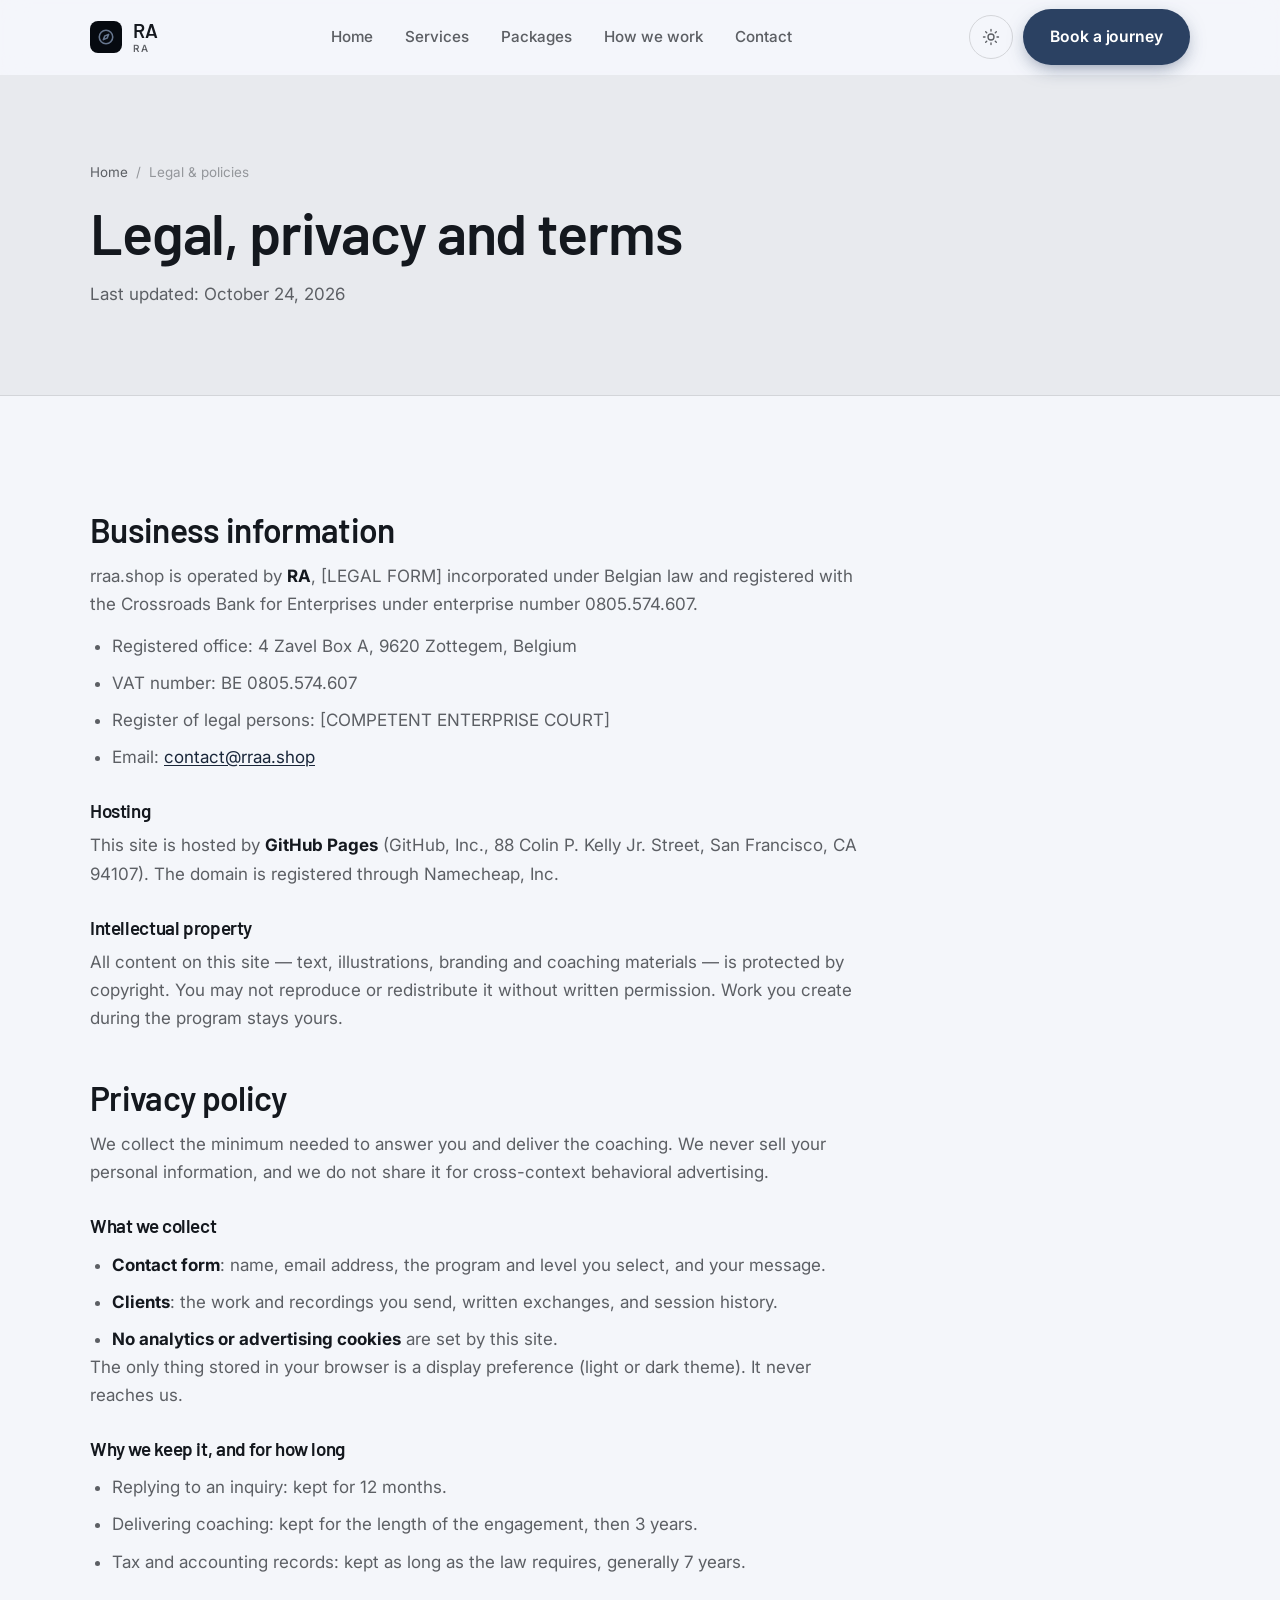
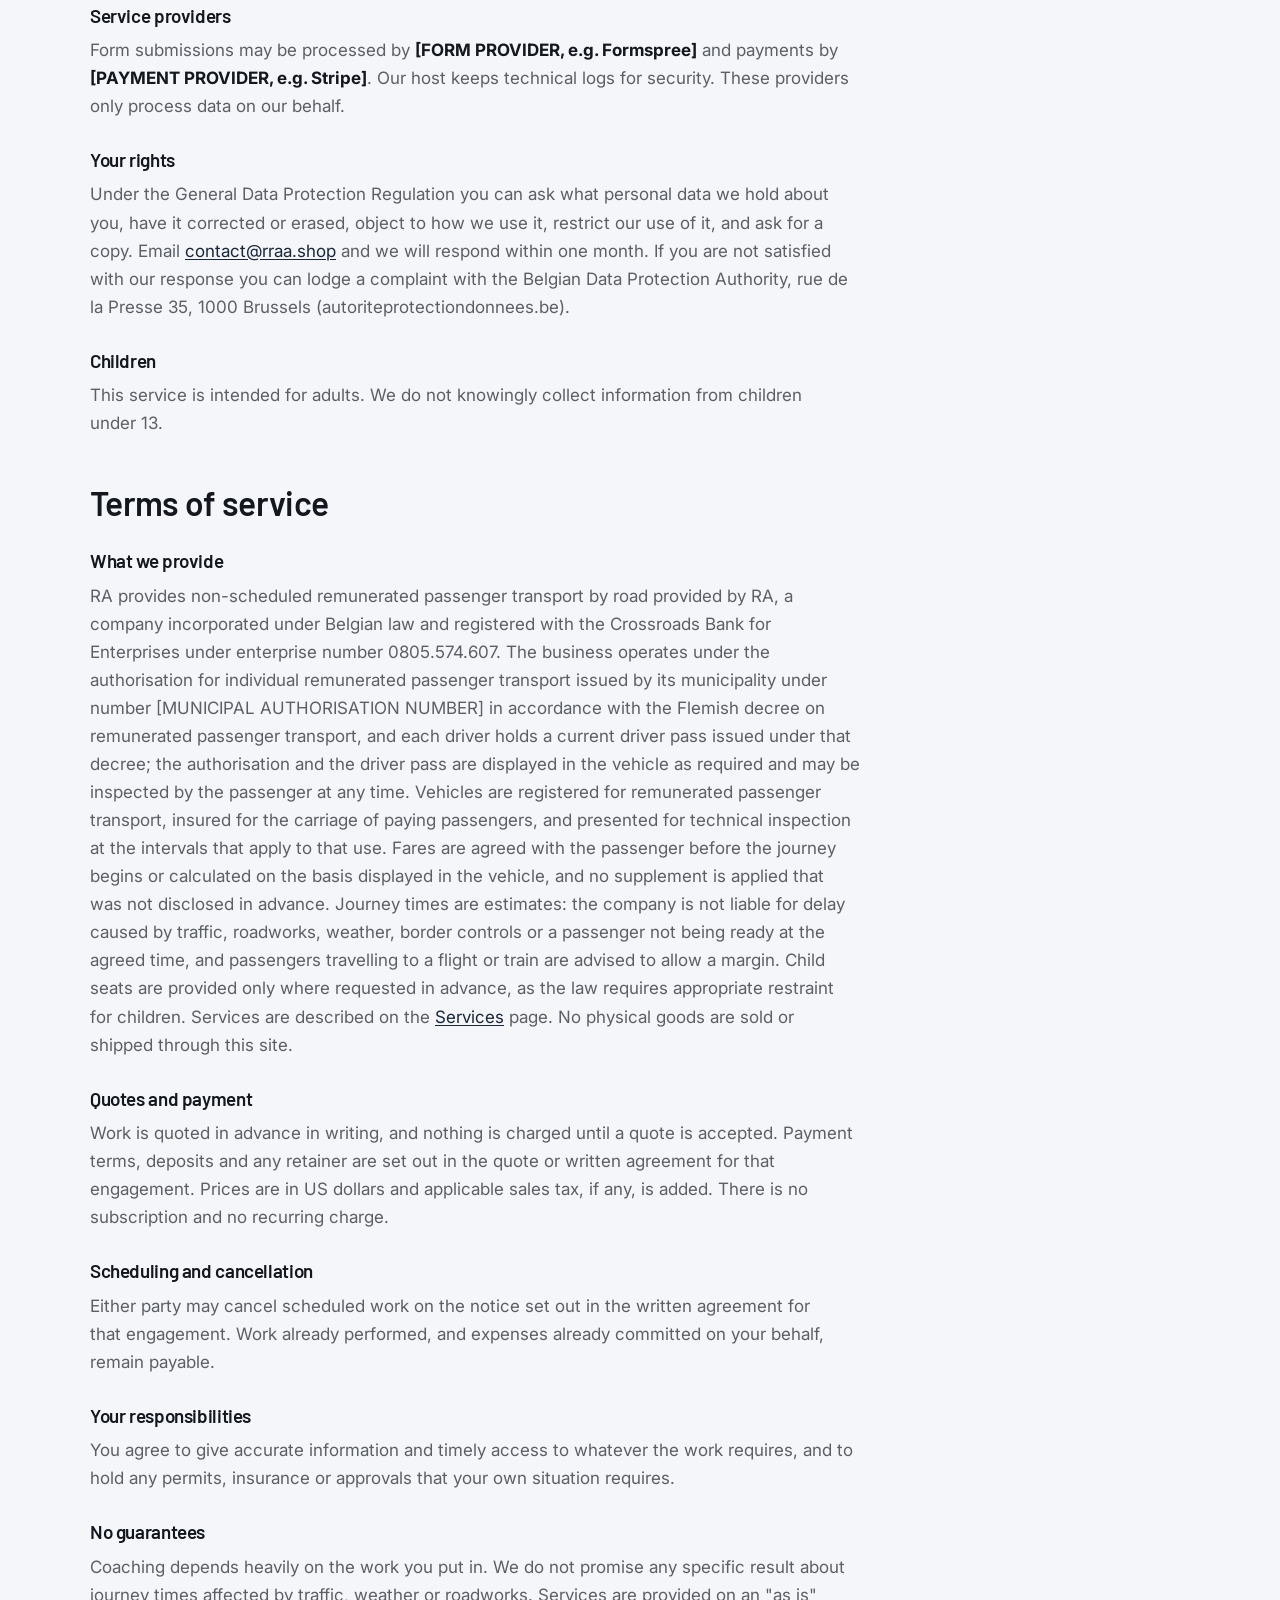
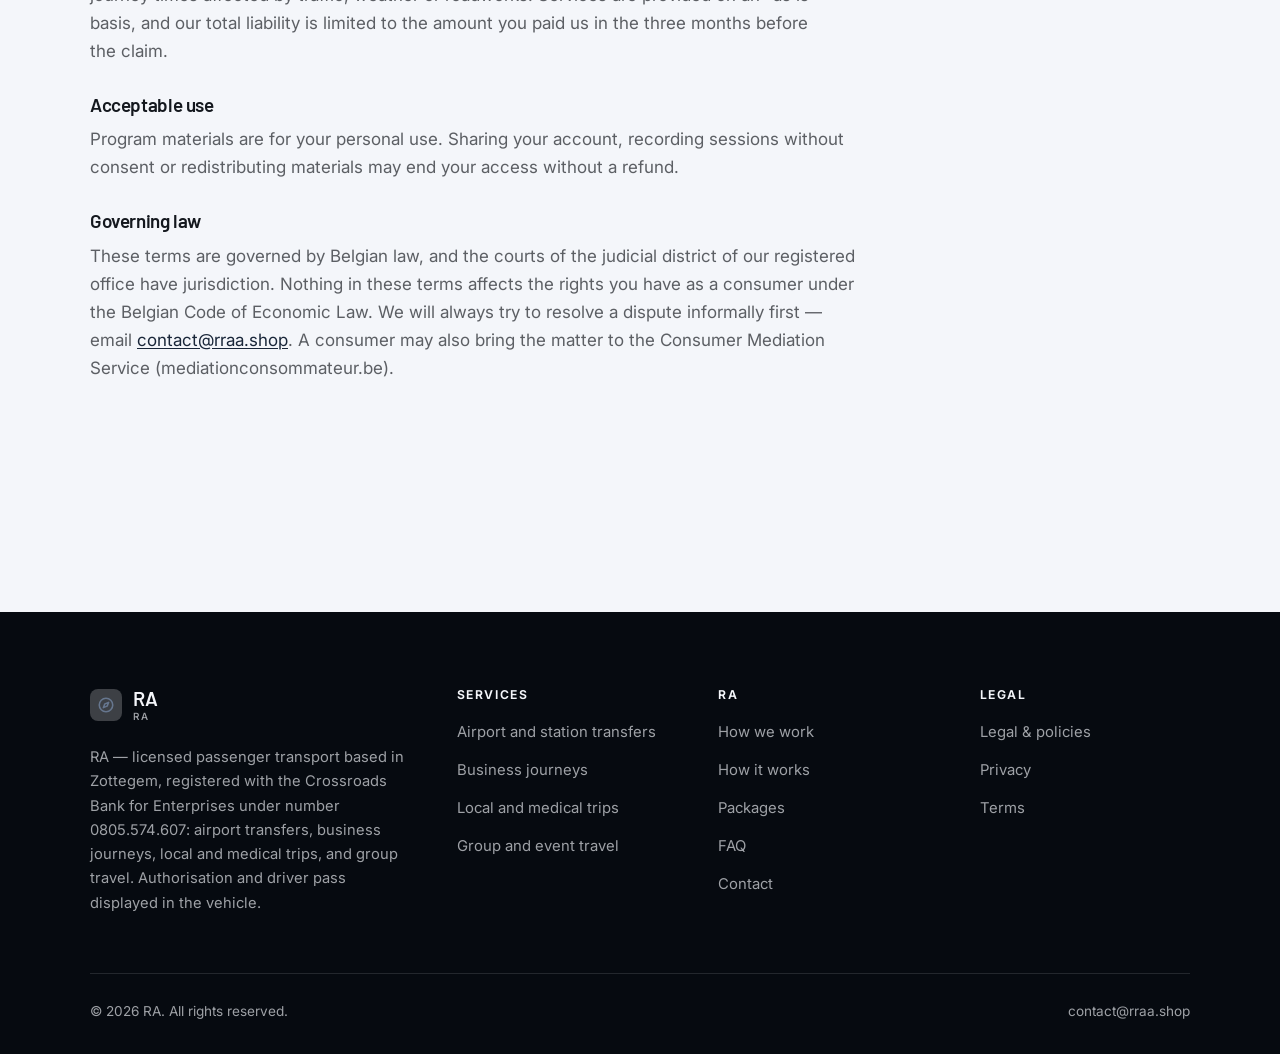
<file: legal.html>
<!DOCTYPE html>
<html lang="en" class="no-js">
<head>
<meta charset="utf-8">
<meta name="viewport" content="width=device-width, initial-scale=1">
<title>Legal, privacy and terms — RA</title>
<meta name="description" content="Business information, privacy policy and terms of service for RA.">
<meta name="robots" content="noindex">

<meta property="og:type" content="website">
<meta property="og:url" content="https://rraa.shop/legal.html">
<meta property="og:site_name" content="RA">
<meta property="og:locale" content="en_US">
<meta property="og:title" content="Legal, privacy and terms — RA">
<meta property="og:description" content="Business information, privacy policy and terms of service for RA.">
<meta name="theme-color" content="#060a10">

<link rel="icon" href="assets/img/favicon.svg" type="image/svg+xml">
<link rel="preconnect" href="https://fonts.googleapis.com">
<link rel="preconnect" href="https://fonts.gstatic.com" crossorigin>
<link rel="stylesheet" href="https://fonts.googleapis.com/css2?family=Barlow:wght@400;500;600;700&family=Inter:wght@400..700&display=swap">
<link rel="stylesheet" href="assets/css/style.css">

<!-- Thème appliqué avant le premier rendu (évite le flash) -->
<script>
document.documentElement.classList.remove('no-js');
(function(){try{var t=localStorage.getItem('site-theme');if(t){document.documentElement.setAttribute('data-theme',t);}}catch(e){}})();
</script>
</head>

<body>
<a class="skip-link" href="#main">Skip to main content</a>

<header class="site-header">
  <nav class="wrap nav" aria-label="Main navigation">
    <a class="brand" href="index.html">
      <svg class="brand__mark" viewBox="0 0 64 64" aria-hidden="true">
        <rect class="bm-bg" width="64" height="64" rx="16"/>
        <g class="bm-ic" transform="translate(14 14) scale(1.5)" fill="none" stroke-width="2.1" stroke-linecap="round" stroke-linejoin="round"><circle cx="12" cy="12" r="9"/><path d="M15.5 8.5 13.5 13.5 8.5 15.5 10.5 10.5z"/></g>
      </svg>
      <span>RA<span class="brand__sub">RA</span></span>
    </a>

    <ul class="nav__links" id="nav-links">
      <li><a href="index.html">Home</a></li>
      <li><a href="programs.html">Services</a></li>
      <li><a href="index.html#pricing">Packages</a></li>
      <li><a href="about.html">How we work</a></li>
      <li><a href="contact.html">Contact</a></li>
      <li><a class="btn btn--primary" href="contact.html">Book a journey</a></li>
    </ul>

    <div class="nav__cta">
      <button class="theme-toggle" type="button" aria-label="Switch to dark theme">
        <svg class="icon-sun" viewBox="0 0 24 24" fill="none" stroke="currentColor" stroke-width="1.8" stroke-linecap="round" aria-hidden="true"><circle cx="12" cy="12" r="4"/><path d="M12 2v2m0 16v2M2 12h2m16 0h2M4.9 4.9l1.4 1.4m11.4 11.4 1.4 1.4M19.1 4.9l-1.4 1.4M6.3 17.7l-1.4 1.4"/></svg>
        <svg class="icon-moon" viewBox="0 0 24 24" fill="none" stroke="currentColor" stroke-width="1.8" stroke-linecap="round" stroke-linejoin="round" aria-hidden="true"><path d="M21 12.8A9 9 0 1 1 11.2 3a7 7 0 0 0 9.8 9.8z"/></svg>
      </button>
      <a class="btn btn--primary" href="contact.html">Book a journey</a>
      <button class="nav__toggle" type="button" aria-expanded="false" aria-controls="nav-links" aria-label="Open menu">
        <svg class="icon-open" viewBox="0 0 24 24" fill="none" stroke="currentColor" stroke-width="2" stroke-linecap="round" aria-hidden="true"><path d="M3 6h18M3 12h18M3 18h18"/></svg>
        <svg class="icon-close" viewBox="0 0 24 24" fill="none" stroke="currentColor" stroke-width="2" stroke-linecap="round" aria-hidden="true"><path d="M6 6l12 12M18 6L6 18"/></svg>
      </button>
    </div>
  </nav>
</header>

<main id="main">

<section class="page-head">
  <div class="wrap">
    <nav class="breadcrumb" aria-label="Breadcrumb">
      <a href="index.html">Home</a><span>/</span><span aria-current="page">Legal &amp; policies</span>
    </nav>
    <h1>Legal, privacy and terms</h1>
    <p>Last updated: <time datetime="2026-10-24">October 24, 2026</time></p>
  </div>
</section>

<section class="section wrap">
  <div class="prose">

    <!--
      TO DO: this is a skeleton, not legal advice. Replace every [BRACKET] with
      your real details before selling, and have a lawyer review it if you can.
      Consumer protection rules differ by state.
    -->

    <h2 id="business">Business information</h2>
    <p>
      rraa.shop is operated by <strong>RA</strong>,
      [LEGAL FORM] incorporated under Belgian law and registered with the
      Crossroads Bank for Enterprises under enterprise number 0805.574.607.
    </p>
    <ul>
      <li>Registered office: 4 Zavel Box A, 9620 Zottegem, Belgium</li>
      <li>VAT number: BE 0805.574.607</li>
      <li>Register of legal persons: [COMPETENT ENTERPRISE COURT]</li>
      <li>Email: <a href="mailto:contact@rraa.shop">contact@rraa.shop</a></li>
    </ul>

    <h3>Hosting</h3>
    <p>
      This site is hosted by <strong>GitHub Pages</strong> (GitHub, Inc., 88 Colin P. Kelly Jr. Street,
      San Francisco, CA 94107). The domain is registered through Namecheap, Inc.
    </p>

    <h3>Intellectual property</h3>
    <p>
      All content on this site — text, illustrations, branding and coaching materials — is protected by
      copyright. You may not reproduce or redistribute it without written permission. Work you create during
      the program stays yours.
    </p>

    <h2 id="privacy">Privacy policy</h2>
    <p>
      We collect the minimum needed to answer you and deliver the coaching. We never sell your personal
      information, and we do not share it for cross-context behavioral advertising.
    </p>
    <h3>What we collect</h3>
    <ul>
      <li><strong>Contact form</strong>: name, email address, the program and level you select, and your message.</li>
      <li><strong>Clients</strong>: the work and recordings you send, written exchanges, and session history.</li>
      <li><strong>No analytics or advertising cookies</strong> are set by this site.</li>
    </ul>
    <p>
      The only thing stored in your browser is a display preference (light or dark theme). It never reaches us.
    </p>
    <h3>Why we keep it, and for how long</h3>
    <ul>
      <li>Replying to an inquiry: kept for 12 months.</li>
      <li>Delivering coaching: kept for the length of the engagement, then 3 years.</li>
      <li>Tax and accounting records: kept as long as the law requires, generally 7 years.</li>
    </ul>
    <h3>Service providers</h3>
    <p>
      Form submissions may be processed by <strong>[FORM PROVIDER, e.g. Formspree]</strong> and payments by
      <strong>[PAYMENT PROVIDER, e.g. Stripe]</strong>. Our host keeps technical logs for security. These
      providers only process data on our behalf.
    </p>
    <h3>Your rights</h3>
    <p>
      Under the General Data Protection Regulation you can ask what personal data we hold about you,
      have it corrected or erased, object to how we use it, restrict our use of it, and ask for a copy.
      Email <a href="mailto:contact@rraa.shop">contact@rraa.shop</a> and we will respond within one month. If you are not
      satisfied with our response you can lodge a complaint with the Belgian Data Protection Authority,
      rue de la Presse 35, 1000 Brussels (autoriteprotectiondonnees.be).
    </p>
    <h3>Children</h3>
    <p>
      This service is intended for adults. We do not knowingly collect information from children under 13.
    </p>

    <h2 id="terms">Terms of service</h2>
    <h3>What we provide</h3>
    <p>
      RA provides non-scheduled remunerated passenger transport by road provided by RA, a company incorporated under Belgian law and registered with the Crossroads Bank for Enterprises under enterprise number 0805.574.607. The business operates under the authorisation for individual remunerated passenger transport issued by its municipality under number [MUNICIPAL AUTHORISATION NUMBER] in accordance with the Flemish decree on remunerated passenger transport, and each driver holds a current driver pass issued under that decree; the authorisation and the driver pass are displayed in the vehicle as required and may be inspected by the passenger at any time. Vehicles are registered for remunerated passenger transport, insured for the carriage of paying passengers, and presented for technical inspection at the intervals that apply to that use. Fares are agreed with the passenger before the journey begins or calculated on the basis displayed in the vehicle, and no supplement is applied that was not disclosed in advance. Journey times are estimates: the company is not liable for delay caused by traffic, roadworks, weather, border controls or a passenger not being ready at the agreed time, and passengers travelling to a flight or train are advised to allow a margin. Child seats are provided only where requested in advance, as the law requires appropriate restraint for children. Services are described on the
      <a href="programs.html">Services</a> page. No physical goods are sold or shipped through this site.
    </p>
    <h3>Quotes and payment</h3>
    <p>
      Work is quoted in advance in writing, and nothing is charged until a quote is accepted. Payment terms,
      deposits and any retainer are set out in the quote or written agreement for that engagement. Prices are in
      US dollars and applicable sales tax, if any, is added. There is no subscription and no recurring charge.
    </p>
    <h3>Scheduling and cancellation</h3>
    <p>
      Either party may cancel scheduled work on the notice set out in the written agreement for that engagement.
      Work already performed, and expenses already committed on your behalf, remain payable.
    </p>
    <h3>Your responsibilities</h3>
    <p>
      You agree to give accurate information and timely access to whatever the work requires, and to hold any
      permits, insurance or approvals that your own situation requires.
    </p>

    <h3>No guarantees</h3>
    <p>
      Coaching depends heavily on the work you put in. We do not promise any specific result
      about journey times affected by traffic, weather or roadworks. Services are provided on an "as is" basis, and our total
      liability is limited to the amount you paid us in the three months before the claim.
    </p>
    <h3>Acceptable use</h3>
    <p>
      Program materials are for your personal use. Sharing your account, recording sessions without consent
      or redistributing materials may end your access without a refund.
    </p>
    <h3>Governing law</h3>
    <p>
      These terms are governed by Belgian law, and the courts of the judicial district of our
      registered office have jurisdiction. Nothing in these terms affects the rights you have as a
      consumer under the Belgian Code of Economic Law. We will always try to resolve a dispute
      informally first — email <a href="mailto:contact@rraa.shop">contact@rraa.shop</a>. A consumer may also bring the
      matter to the Consumer Mediation Service (mediationconsommateur.be).
    </p>

  </div>
</section>

</main>

<footer class="site-footer">
  <div class="wrap">
    <div class="footer__grid">
      <div class="footer__brand">
        <a class="brand" href="index.html">
          <svg class="brand__mark" viewBox="0 0 64 64" aria-hidden="true">
        <rect class="bm-bg" width="64" height="64" rx="16"/>
        <g class="bm-ic" transform="translate(14 14) scale(1.5)" fill="none" stroke-width="2.1" stroke-linecap="round" stroke-linejoin="round"><circle cx="12" cy="12" r="9"/><path d="M15.5 8.5 13.5 13.5 8.5 15.5 10.5 10.5z"/></g>
      </svg>
          <span>RA<span class="brand__sub">RA</span></span>
        </a>
        <p>RA — licensed passenger transport based in Zottegem, registered with the Crossroads Bank for Enterprises under number 0805.574.607: airport transfers, business journeys, local and medical trips, and group travel. Authorisation and driver pass displayed in the vehicle.</p>
      </div>

      <div class="footer__col">
        <h4>Services</h4>
        <ul>
          <li><a href="programs.html#airport">Airport and station transfers</a></li>
          <li><a href="programs.html#business">Business journeys</a></li>
          <li><a href="programs.html#local">Local and medical trips</a></li>
          <li><a href="programs.html#groups">Group and event travel</a></li>
        </ul>
      </div>

      <div class="footer__col">
        <h4>RA</h4>
        <ul>
          <li><a href="about.html">How we work</a></li>
          <li><a href="index.html#how-it-works">How it works</a></li>
          <li><a href="index.html#pricing">Packages</a></li>
          <li><a href="index.html#faq">FAQ</a></li>
          <li><a href="contact.html">Contact</a></li>
        </ul>
      </div>

      <div class="footer__col">
        <h4>Legal</h4>
        <ul>
          <li><a href="legal.html">Legal &amp; policies</a></li>
          <li><a href="legal.html#privacy">Privacy</a></li>
          <li><a href="legal.html#terms">Terms</a></li>
        </ul>
      </div>
    </div>

    <div class="footer__bottom">
      <p>© <span data-year>2026</span> RA. All rights reserved.</p>
      <p><a href="mailto:contact@rraa.shop">contact@rraa.shop</a></p>
    </div>
  </div>
</footer>

<script src="assets/js/main.js" defer></script>
</body>
</html>
</file>
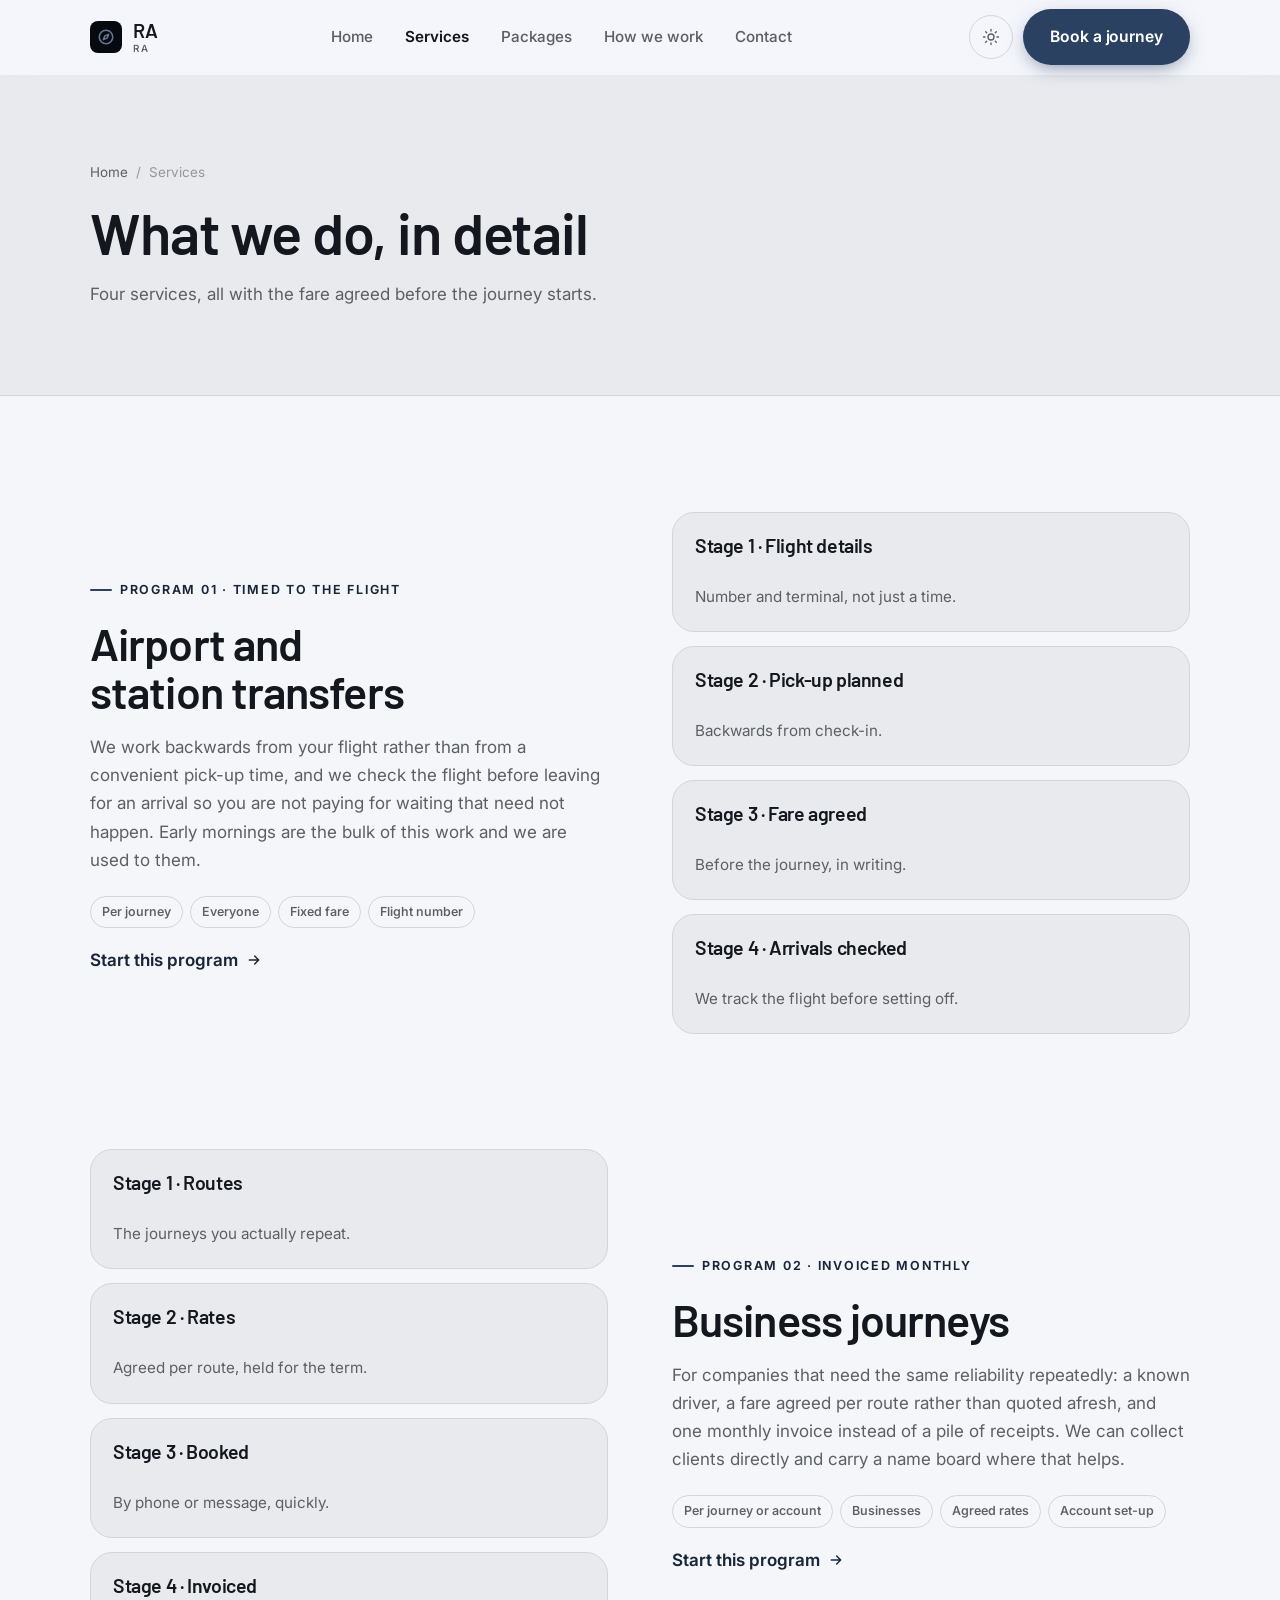
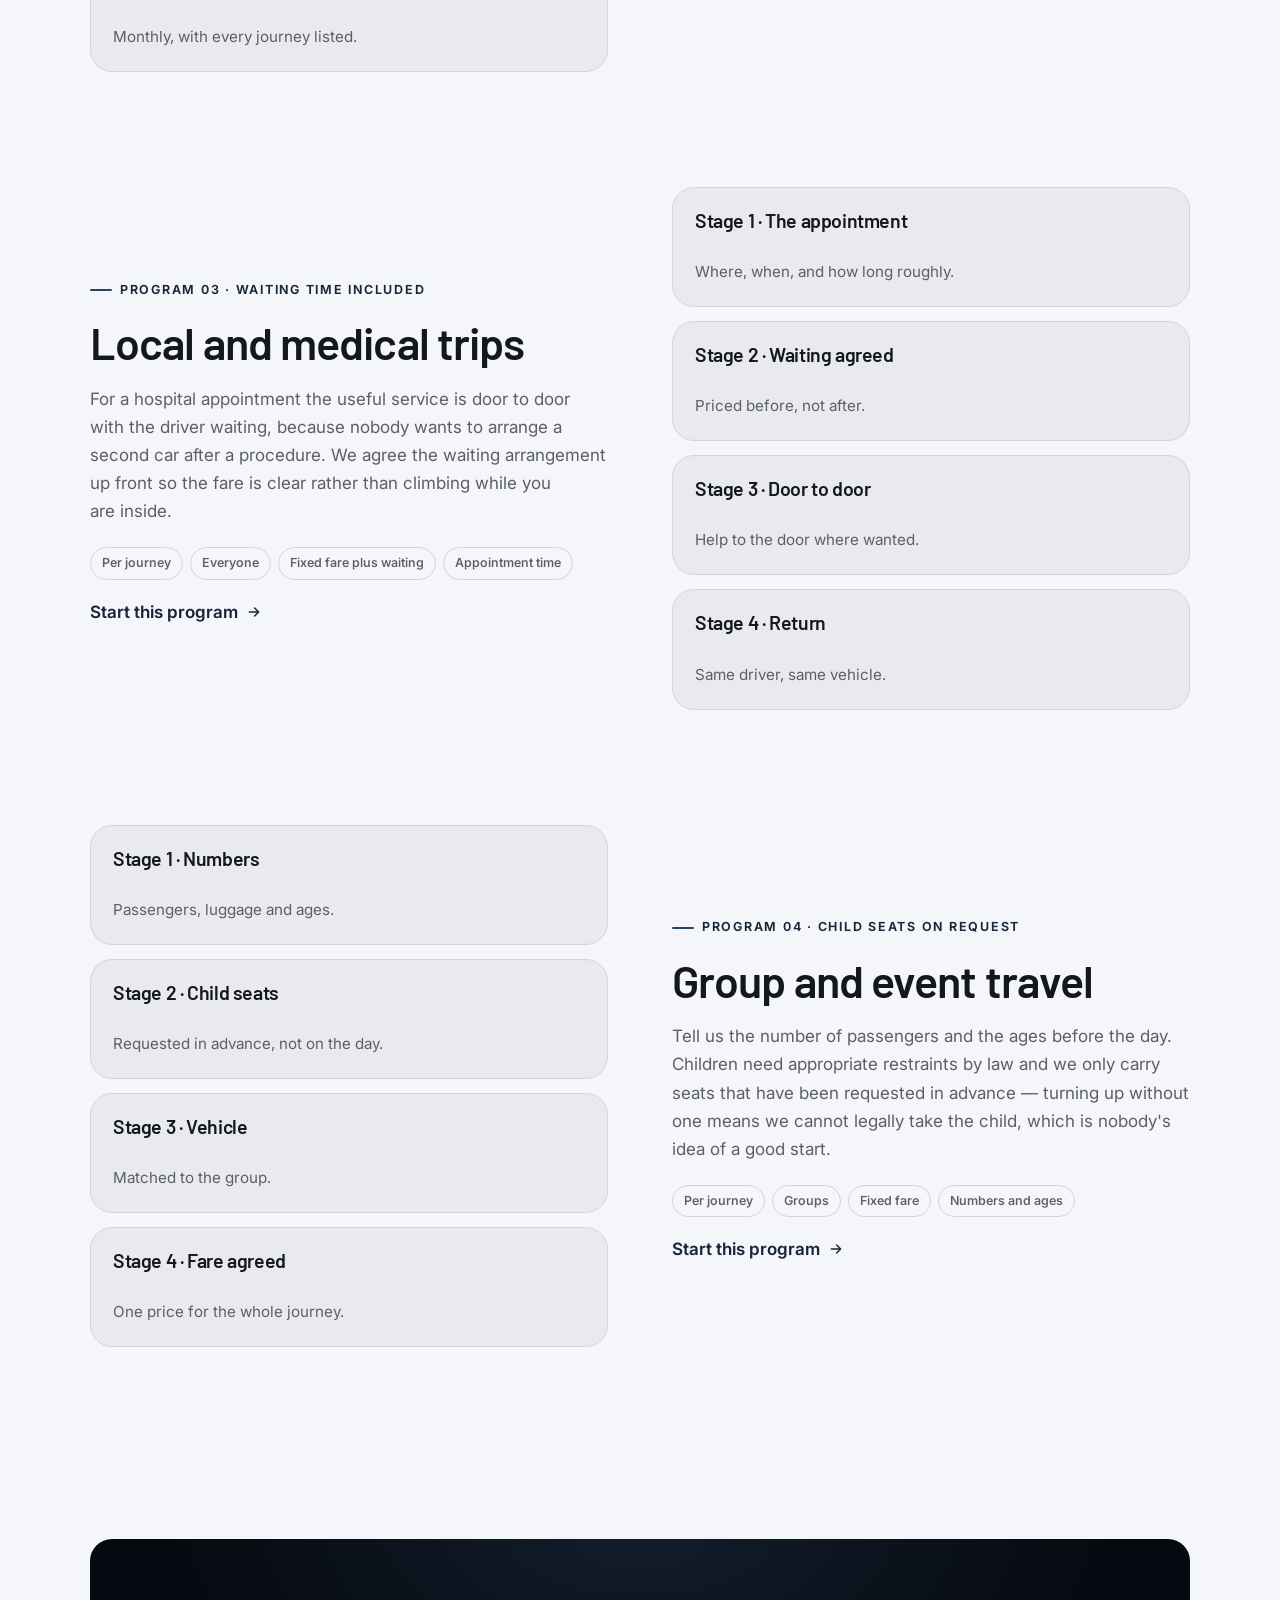
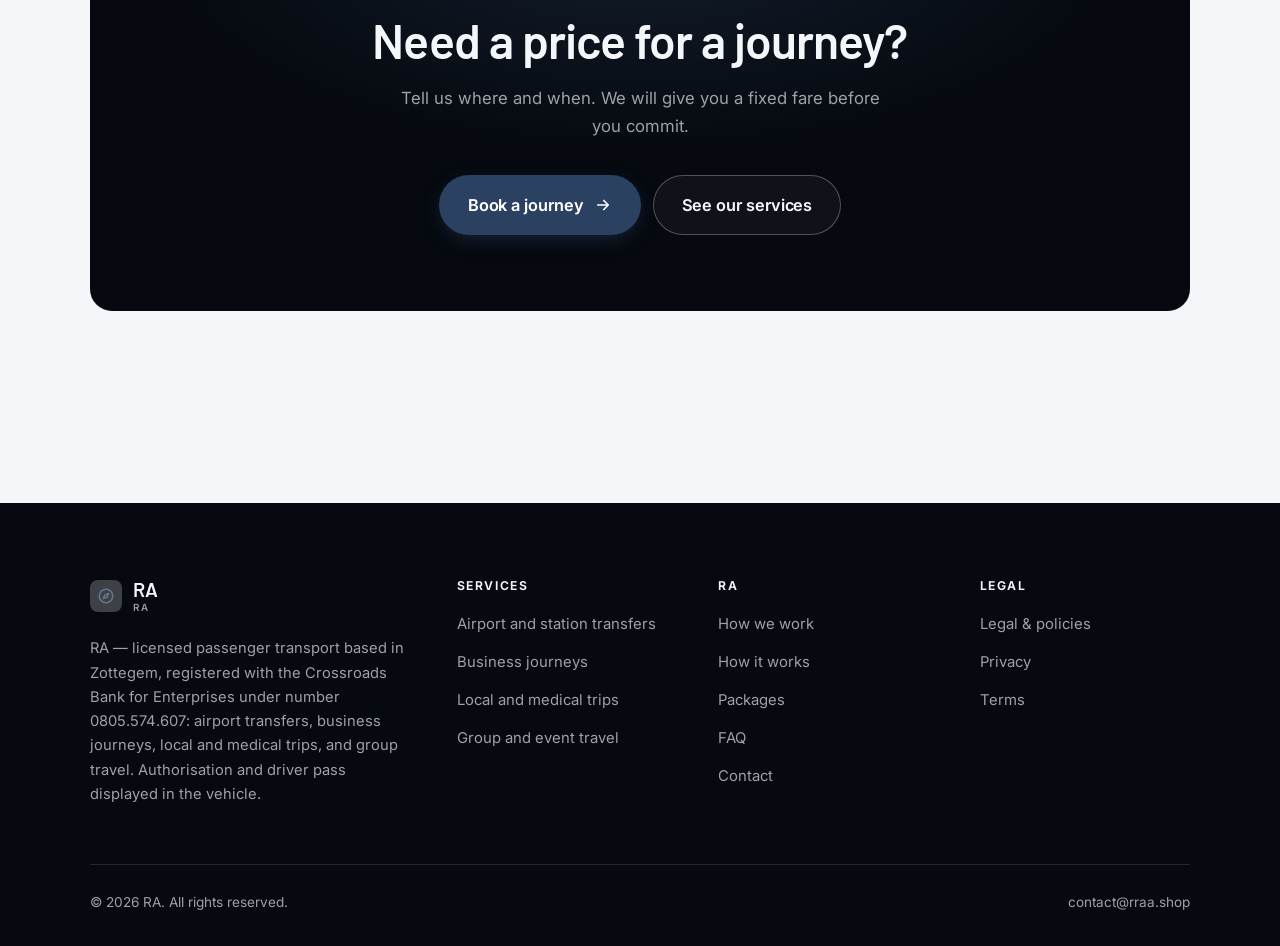
<file: programs.html>
<!DOCTYPE html>
<html lang="en" class="no-js">
<head>
<meta charset="utf-8">
<meta name="viewport" content="width=device-width, initial-scale=1">
<title>Services — RA</title>
<meta name="description" content="Services of RA: airport and station transfers, business journeys, local and medical trips, and group and event travel.">
<link rel="canonical" href="https://rraa.shop/programs.html">

<meta property="og:type" content="website">
<meta property="og:url" content="https://rraa.shop/programs.html">
<meta property="og:site_name" content="RA">
<meta property="og:locale" content="en_US">
<meta property="og:title" content="Services — RA">
<meta property="og:description" content="Services of RA: airport and station transfers, business journeys, local and medical trips, and group and event travel.">
<meta name="theme-color" content="#060a10">

<link rel="icon" href="assets/img/favicon.svg" type="image/svg+xml">
<link rel="preconnect" href="https://fonts.googleapis.com">
<link rel="preconnect" href="https://fonts.gstatic.com" crossorigin>
<link rel="stylesheet" href="https://fonts.googleapis.com/css2?family=Barlow:wght@400;500;600;700&family=Inter:wght@400..700&display=swap">
<link rel="stylesheet" href="assets/css/style.css">

<!-- Thème appliqué avant le premier rendu (évite le flash) -->
<script>
document.documentElement.classList.remove('no-js');
(function(){try{var t=localStorage.getItem('site-theme');if(t){document.documentElement.setAttribute('data-theme',t);}}catch(e){}})();
</script>
</head>

<body>
<a class="skip-link" href="#main">Skip to main content</a>

<header class="site-header">
  <nav class="wrap nav" aria-label="Main navigation">
    <a class="brand" href="index.html">
      <svg class="brand__mark" viewBox="0 0 64 64" aria-hidden="true">
        <rect class="bm-bg" width="64" height="64" rx="16"/>
        <g class="bm-ic" transform="translate(14 14) scale(1.5)" fill="none" stroke-width="2.1" stroke-linecap="round" stroke-linejoin="round"><circle cx="12" cy="12" r="9"/><path d="M15.5 8.5 13.5 13.5 8.5 15.5 10.5 10.5z"/></g>
      </svg>
      <span>RA<span class="brand__sub">RA</span></span>
    </a>

    <ul class="nav__links" id="nav-links">
      <li><a href="index.html">Home</a></li>
      <li><a href="programs.html" aria-current="page">Services</a></li>
      <li><a href="index.html#pricing">Packages</a></li>
      <li><a href="about.html">How we work</a></li>
      <li><a href="contact.html">Contact</a></li>
      <li><a class="btn btn--primary" href="contact.html">Book a journey</a></li>
    </ul>

    <div class="nav__cta">
      <button class="theme-toggle" type="button" aria-label="Switch to dark theme">
        <svg class="icon-sun" viewBox="0 0 24 24" fill="none" stroke="currentColor" stroke-width="1.8" stroke-linecap="round" aria-hidden="true"><circle cx="12" cy="12" r="4"/><path d="M12 2v2m0 16v2M2 12h2m16 0h2M4.9 4.9l1.4 1.4m11.4 11.4 1.4 1.4M19.1 4.9l-1.4 1.4M6.3 17.7l-1.4 1.4"/></svg>
        <svg class="icon-moon" viewBox="0 0 24 24" fill="none" stroke="currentColor" stroke-width="1.8" stroke-linecap="round" stroke-linejoin="round" aria-hidden="true"><path d="M21 12.8A9 9 0 1 1 11.2 3a7 7 0 0 0 9.8 9.8z"/></svg>
      </button>
      <a class="btn btn--primary" href="contact.html">Book a journey</a>
      <button class="nav__toggle" type="button" aria-expanded="false" aria-controls="nav-links" aria-label="Open menu">
        <svg class="icon-open" viewBox="0 0 24 24" fill="none" stroke="currentColor" stroke-width="2" stroke-linecap="round" aria-hidden="true"><path d="M3 6h18M3 12h18M3 18h18"/></svg>
        <svg class="icon-close" viewBox="0 0 24 24" fill="none" stroke="currentColor" stroke-width="2" stroke-linecap="round" aria-hidden="true"><path d="M6 6l12 12M18 6L6 18"/></svg>
      </button>
    </div>
  </nav>
</header>

<main id="main">

<section class="page-head">
  <div class="wrap">
    <nav class="breadcrumb" aria-label="Breadcrumb">
      <a href="index.html">Home</a><span>/</span><span aria-current="page">Services</span>
    </nav>
    <h1>What we do, in detail</h1>
    <p>Four services, all with the fare agreed before the journey starts.</p>
  </div>
</section>

<section class="section wrap" id="airport">
  <div class="split reveal">
    <div>
      <span class="eyebrow">Program 01 · Timed to the flight</span>
      <h2>Airport and station transfers</h2>
      <p>We work backwards from your flight rather than from a convenient pick-up time, and we check the flight before leaving for an arrival so you are not paying for waiting that need not happen. Early mornings are the bulk of this work and we are used to them.</p>
      <ul class="tags"><li>Per journey</li><li>Everyone</li><li>Fixed fare</li><li>Flight number</li></ul>
      <p><a class="arrow-link" href="contact.html">Start this program <svg viewBox="0 0 24 24" fill="none" stroke="currentColor" stroke-width="2.2" stroke-linecap="round" stroke-linejoin="round" aria-hidden="true"><path d="M5 12h14M13 6l6 6-6 6"/></svg></a></p>
    </div>
    <div class="grid grid--2 grid--tight">
      <article class="card card--sm">
        <h3>Stage 1 · Flight details</h3>
        <p>Number and terminal, not just a time.</p>
      </article>
      <article class="card card--sm">
        <h3>Stage 2 · Pick-up planned</h3>
        <p>Backwards from check-in.</p>
      </article>
      <article class="card card--sm">
        <h3>Stage 3 · Fare agreed</h3>
        <p>Before the journey, in writing.</p>
      </article>
      <article class="card card--sm">
        <h3>Stage 4 · Arrivals checked</h3>
        <p>We track the flight before setting off.</p>
      </article>
    </div>
  </div>
</section>

<section class="section section--flush wrap" id="business">
  <div class="split reveal">
    <div class="grid grid--2 grid--tight">
      <article class="card card--sm">
        <h3>Stage 1 · Routes</h3>
        <p>The journeys you actually repeat.</p>
      </article>
      <article class="card card--sm">
        <h3>Stage 2 · Rates</h3>
        <p>Agreed per route, held for the term.</p>
      </article>
      <article class="card card--sm">
        <h3>Stage 3 · Booked</h3>
        <p>By phone or message, quickly.</p>
      </article>
      <article class="card card--sm">
        <h3>Stage 4 · Invoiced</h3>
        <p>Monthly, with every journey listed.</p>
      </article>
    </div>
    <div>
      <span class="eyebrow">Program 02 · Invoiced monthly</span>
      <h2>Business journeys</h2>
      <p>For companies that need the same reliability repeatedly: a known driver, a fare agreed per route rather than quoted afresh, and one monthly invoice instead of a pile of receipts. We can collect clients directly and carry a name board where that helps.</p>
      <ul class="tags"><li>Per journey or account</li><li>Businesses</li><li>Agreed rates</li><li>Account set-up</li></ul>
      <p><a class="arrow-link" href="contact.html">Start this program <svg viewBox="0 0 24 24" fill="none" stroke="currentColor" stroke-width="2.2" stroke-linecap="round" stroke-linejoin="round" aria-hidden="true"><path d="M5 12h14M13 6l6 6-6 6"/></svg></a></p>
    </div>
  </div>
</section>

<section class="section section--flush wrap" id="local">
  <div class="split reveal">
    <div>
      <span class="eyebrow">Program 03 · Waiting time included</span>
      <h2>Local and medical trips</h2>
      <p>For a hospital appointment the useful service is door to door with the driver waiting, because nobody wants to arrange a second car after a procedure. We agree the waiting arrangement up front so the fare is clear rather than climbing while you are inside.</p>
      <ul class="tags"><li>Per journey</li><li>Everyone</li><li>Fixed fare plus waiting</li><li>Appointment time</li></ul>
      <p><a class="arrow-link" href="contact.html">Start this program <svg viewBox="0 0 24 24" fill="none" stroke="currentColor" stroke-width="2.2" stroke-linecap="round" stroke-linejoin="round" aria-hidden="true"><path d="M5 12h14M13 6l6 6-6 6"/></svg></a></p>
    </div>
    <div class="grid grid--2 grid--tight">
      <article class="card card--sm">
        <h3>Stage 1 · The appointment</h3>
        <p>Where, when, and how long roughly.</p>
      </article>
      <article class="card card--sm">
        <h3>Stage 2 · Waiting agreed</h3>
        <p>Priced before, not after.</p>
      </article>
      <article class="card card--sm">
        <h3>Stage 3 · Door to door</h3>
        <p>Help to the door where wanted.</p>
      </article>
      <article class="card card--sm">
        <h3>Stage 4 · Return</h3>
        <p>Same driver, same vehicle.</p>
      </article>
    </div>
  </div>
</section>

<section class="section section--flush wrap" id="groups">
  <div class="split reveal">
    <div class="grid grid--2 grid--tight">
      <article class="card card--sm">
        <h3>Stage 1 · Numbers</h3>
        <p>Passengers, luggage and ages.</p>
      </article>
      <article class="card card--sm">
        <h3>Stage 2 · Child seats</h3>
        <p>Requested in advance, not on the day.</p>
      </article>
      <article class="card card--sm">
        <h3>Stage 3 · Vehicle</h3>
        <p>Matched to the group.</p>
      </article>
      <article class="card card--sm">
        <h3>Stage 4 · Fare agreed</h3>
        <p>One price for the whole journey.</p>
      </article>
    </div>
    <div>
      <span class="eyebrow">Program 04 · Child seats on request</span>
      <h2>Group and event travel</h2>
      <p>Tell us the number of passengers and the ages before the day. Children need appropriate restraints by law and we only carry seats that have been requested in advance — turning up without one means we cannot legally take the child, which is nobody's idea of a good start.</p>
      <ul class="tags"><li>Per journey</li><li>Groups</li><li>Fixed fare</li><li>Numbers and ages</li></ul>
      <p><a class="arrow-link" href="contact.html">Start this program <svg viewBox="0 0 24 24" fill="none" stroke="currentColor" stroke-width="2.2" stroke-linecap="round" stroke-linejoin="round" aria-hidden="true"><path d="M5 12h14M13 6l6 6-6 6"/></svg></a></p>
    </div>
  </div>
</section>

<section class="wrap section--tight">
  <div class="cta-band reveal">
    <h2>Need a price for a journey?</h2>
    <p>Tell us where and when. We will give you a fixed fare before you commit.</p>
    <div class="hero__actions">
      <a class="btn btn--primary btn--lg" href="contact.html">Book a journey <svg viewBox="0 0 24 24" fill="none" stroke="currentColor" stroke-width="2.2" stroke-linecap="round" stroke-linejoin="round" aria-hidden="true"><path d="M5 12h14M13 6l6 6-6 6"/></svg></a>
      <a class="btn btn--on-dark btn--lg" href="programs.html">See our services</a>
    </div>
  </div>
</section>

</main>

<footer class="site-footer">
  <div class="wrap">
    <div class="footer__grid">
      <div class="footer__brand">
        <a class="brand" href="index.html">
          <svg class="brand__mark" viewBox="0 0 64 64" aria-hidden="true">
        <rect class="bm-bg" width="64" height="64" rx="16"/>
        <g class="bm-ic" transform="translate(14 14) scale(1.5)" fill="none" stroke-width="2.1" stroke-linecap="round" stroke-linejoin="round"><circle cx="12" cy="12" r="9"/><path d="M15.5 8.5 13.5 13.5 8.5 15.5 10.5 10.5z"/></g>
      </svg>
          <span>RA<span class="brand__sub">RA</span></span>
        </a>
        <p>RA — licensed passenger transport based in Zottegem, registered with the Crossroads Bank for Enterprises under number 0805.574.607: airport transfers, business journeys, local and medical trips, and group travel. Authorisation and driver pass displayed in the vehicle.</p>
      </div>

      <div class="footer__col">
        <h4>Services</h4>
        <ul>
          <li><a href="programs.html#airport">Airport and station transfers</a></li>
          <li><a href="programs.html#business">Business journeys</a></li>
          <li><a href="programs.html#local">Local and medical trips</a></li>
          <li><a href="programs.html#groups">Group and event travel</a></li>
        </ul>
      </div>

      <div class="footer__col">
        <h4>RA</h4>
        <ul>
          <li><a href="about.html">How we work</a></li>
          <li><a href="index.html#how-it-works">How it works</a></li>
          <li><a href="index.html#pricing">Packages</a></li>
          <li><a href="index.html#faq">FAQ</a></li>
          <li><a href="contact.html">Contact</a></li>
        </ul>
      </div>

      <div class="footer__col">
        <h4>Legal</h4>
        <ul>
          <li><a href="legal.html">Legal &amp; policies</a></li>
          <li><a href="legal.html#privacy">Privacy</a></li>
          <li><a href="legal.html#terms">Terms</a></li>
        </ul>
      </div>
    </div>

    <div class="footer__bottom">
      <p>© <span data-year>2026</span> RA. All rights reserved.</p>
      <p><a href="mailto:contact@rraa.shop">contact@rraa.shop</a></p>
    </div>
  </div>
</footer>

<script src="assets/js/main.js" defer></script>
</body>
</html>
</file>
<file: assets/css/style.css>
/* RA — couleurs et polices de la marque.
   Modifier ces valeurs suffit à changer l'identité visuelle de tout le site. */
:root {
  --c-accent:    #2b4162;
  --c-on-accent: #ffffff;
  --c-ink:       #060a10;
  --c-paper:     #f4f6fa;

  --accent-ink-light: color-mix(in srgb, var(--c-accent) 58%, black);
  --accent-on-dark:   color-mix(in srgb, var(--c-accent) 72%, white);

  --font-display: "Barlow", system-ui, -apple-system, "Segoe UI", sans-serif;
  --font-body: "Inter", system-ui, -apple-system, "Segoe UI", sans-serif;
  --display-weight: 600;
  --display-tracking: -.02em;
}

/* ==========================================================================
   Feuille de style commune aux sites de coaching
   Les couleurs de marque (--c-accent, --c-on-accent, --c-ink, --c-paper) et
   les polices sont définies juste au-dessus, par site. Tout le reste en dérive.
   ========================================================================== */

/* --------------------------------------------------------------------------
   1. Tokens dérivés
   -------------------------------------------------------------------------- */

:root {
  /* Thème clair */
  --paper:      var(--c-paper);
  --paper-2:    color-mix(in srgb, var(--c-paper) 95%, var(--c-ink));
  --paper-3:    color-mix(in srgb, var(--c-paper) 89%, var(--c-ink));
  --line:       color-mix(in srgb, var(--c-paper) 86%, var(--c-ink));
  --text:       color-mix(in srgb, var(--c-ink) 94%, var(--c-paper));
  --muted:      color-mix(in srgb, var(--c-ink) 64%, var(--c-paper));
  --accent:     var(--c-accent);
  --accent-600: color-mix(in srgb, var(--c-accent) 86%, black);
  --accent-ink: var(--accent-ink-light);
  --on-accent:  var(--c-on-accent);
  --ink:        var(--c-ink);
  --ink-soft:   color-mix(in srgb, var(--c-ink) 90%, white);
  --on-ink:     var(--c-paper);
  --on-ink-mut: color-mix(in srgb, var(--c-paper) 64%, var(--c-ink));
  --brand-bg:   var(--c-ink);

  /* Rayons */
  --r-sm: 8px;
  --r-md: 14px;
  --r-lg: 22px;
  --r-full: 999px;

  /* Ombres */
  --sh-1: 0 1px 2px rgba(0, 0, 0, .05), 0 2px 8px rgba(0, 0, 0, .04);
  --sh-2: 0 2px 4px rgba(0, 0, 0, .05), 0 12px 32px rgba(0, 0, 0, .09);
  --sh-3: 0 4px 8px rgba(0, 0, 0, .06), 0 24px 56px rgba(0, 0, 0, .14);

  /* Rythme */
  --gutter: clamp(16px, 4vw, 40px);
  --maxw: 1180px;
  --section-y: clamp(64px, 9vw, 124px);

  --ease: cubic-bezier(.22, .61, .36, 1);
}

/* Thème sombre — suit le système, sauf si l'utilisateur a choisi « clair » */
@media (prefers-color-scheme: dark) {
  :root:not([data-theme="light"]) {
    --paper:      var(--c-ink);
    --paper-2:    color-mix(in srgb, var(--c-ink) 92%, white);
    --paper-3:    color-mix(in srgb, var(--c-ink) 86%, white);
    --line:       color-mix(in srgb, var(--c-ink) 80%, white);
    --text:       color-mix(in srgb, var(--c-paper) 94%, var(--c-ink));
    --muted:      color-mix(in srgb, var(--c-paper) 66%, var(--c-ink));
    --accent-ink: var(--accent-on-dark);
    --ink:        color-mix(in srgb, var(--c-ink) 72%, black);
    --brand-bg:   color-mix(in srgb, var(--c-ink) 80%, white);
    --sh-1: 0 1px 2px rgba(0, 0, 0, .4), 0 2px 8px rgba(0, 0, 0, .3);
    --sh-2: 0 2px 4px rgba(0, 0, 0, .4), 0 12px 32px rgba(0, 0, 0, .45);
    --sh-3: 0 4px 8px rgba(0, 0, 0, .45), 0 24px 56px rgba(0, 0, 0, .55);
  }
}

/* Thème sombre — choix explicite */
:root[data-theme="dark"] {
  --paper:      var(--c-ink);
  --paper-2:    color-mix(in srgb, var(--c-ink) 92%, white);
  --paper-3:    color-mix(in srgb, var(--c-ink) 86%, white);
  --line:       color-mix(in srgb, var(--c-ink) 80%, white);
  --text:       color-mix(in srgb, var(--c-paper) 94%, var(--c-ink));
  --muted:      color-mix(in srgb, var(--c-paper) 66%, var(--c-ink));
  --accent-ink: var(--accent-on-dark);
  --ink:        color-mix(in srgb, var(--c-ink) 72%, black);
  --brand-bg:   color-mix(in srgb, var(--c-ink) 80%, white);
  --sh-1: 0 1px 2px rgba(0, 0, 0, .4), 0 2px 8px rgba(0, 0, 0, .3);
  --sh-2: 0 2px 4px rgba(0, 0, 0, .4), 0 12px 32px rgba(0, 0, 0, .45);
  --sh-3: 0 4px 8px rgba(0, 0, 0, .45), 0 24px 56px rgba(0, 0, 0, .55);
}

/* --------------------------------------------------------------------------
   2. Reset / base
   -------------------------------------------------------------------------- */

*, *::before, *::after { box-sizing: border-box; }

* { margin: 0; }

html {
  -webkit-text-size-adjust: 100%;
  scroll-behavior: smooth;
  scroll-padding-top: 88px;
}

body {
  background: var(--paper);
  color: var(--text);
  font-family: var(--font-body);
  font-size: 17px;
  line-height: 1.65;
  -webkit-font-smoothing: antialiased;
  text-rendering: optimizeLegibility;
  overflow-x: hidden;
}

img, svg, video { display: block; max-width: 100%; height: auto; }

a { color: inherit; text-decoration: none; }

button, input, textarea, select { font: inherit; color: inherit; }

h1, h2, h3, h4 {
  font-family: var(--font-display);
  font-weight: var(--display-weight);
  line-height: 1.08;
  letter-spacing: var(--display-tracking);
  text-wrap: balance;
}

p { text-wrap: pretty; }

:focus-visible {
  outline: 3px solid var(--accent);
  outline-offset: 3px;
  border-radius: 4px;
}

::selection { background: var(--accent); color: var(--on-accent); }

/* --------------------------------------------------------------------------
   3. Utilitaires de mise en page
   -------------------------------------------------------------------------- */

.wrap {
  width: 100%;
  max-width: var(--maxw);
  margin-inline: auto;
  padding-inline: var(--gutter);
}

.section { padding-block: var(--section-y); }
.section--flush { padding-top: 0; }
.section--tight { padding-block: clamp(48px, 6vw, 80px); }

.skip-link {
  position: absolute;
  left: 12px;
  top: -100px;
  z-index: 200;
  background: var(--accent);
  color: var(--on-accent);
  padding: 12px 20px;
  border-radius: var(--r-sm);
  font-weight: 600;
  transition: top .2s var(--ease);
}
.skip-link:focus { top: 12px; }

.eyebrow {
  display: inline-flex;
  align-items: center;
  gap: 8px;
  font-size: .78rem;
  font-weight: 650;
  letter-spacing: .14em;
  text-transform: uppercase;
  color: var(--accent-ink);
  margin-bottom: 18px;
}
.eyebrow::before {
  content: "";
  width: 22px;
  height: 2px;
  background: var(--accent);
  border-radius: 2px;
}

.section-head { max-width: 62ch; margin-bottom: clamp(36px, 5vw, 60px); }
.section-head h2 { font-size: clamp(2rem, 4.4vw, 3.1rem); }
.section-head p {
  margin-top: 18px;
  color: var(--muted);
  font-size: clamp(1rem, 1.6vw, 1.12rem);
  max-width: 58ch;
}

.section-head--center { margin-inline: auto; text-align: center; }
.section-head--center .eyebrow { justify-content: center; }
.section-head--center p { margin-inline: auto; }

/* --------------------------------------------------------------------------
   4. Boutons
   -------------------------------------------------------------------------- */

.btn {
  display: inline-flex;
  align-items: center;
  justify-content: center;
  gap: 10px;
  padding: 14px 26px;
  border: 1px solid transparent;
  border-radius: var(--r-full);
  font-weight: 620;
  font-size: .98rem;
  letter-spacing: -.005em;
  cursor: pointer;
  white-space: nowrap;
  transition: transform .18s var(--ease), background-color .18s var(--ease),
              border-color .18s var(--ease), box-shadow .18s var(--ease), color .18s var(--ease);
}
.btn:hover { transform: translateY(-2px); }
.btn:active { transform: translateY(0); }

.btn--primary {
  background: var(--accent);
  color: var(--on-accent);
  box-shadow: 0 6px 20px -6px color-mix(in srgb, var(--c-accent) 65%, transparent);
}
.btn--primary:hover {
  background: var(--accent-600);
  box-shadow: 0 12px 28px -8px color-mix(in srgb, var(--c-accent) 70%, transparent);
}

.btn--ghost {
  border-color: var(--line);
  background: transparent;
  color: var(--text);
}
.btn--ghost:hover { border-color: var(--accent); color: var(--accent-ink); }

.btn--on-dark {
  border-color: color-mix(in srgb, var(--c-paper) 28%, transparent);
  color: var(--on-ink);
  background: color-mix(in srgb, var(--c-paper) 4%, transparent);
}
.btn--on-dark:hover {
  border-color: color-mix(in srgb, var(--c-paper) 60%, transparent);
  background: color-mix(in srgb, var(--c-paper) 10%, transparent);
}

.btn--lg { padding: 16px 28px; font-size: 1.02rem; }
.btn--block { width: 100%; }

.btn svg { width: 18px; height: 18px; flex: none; }

@media (max-width: 420px) {
  .btn--lg { padding: 15px 22px; font-size: 1rem; white-space: normal; text-align: center; }
}

/* Lien fléché */
.arrow-link {
  display: inline-flex;
  align-items: center;
  gap: 8px;
  font-weight: 620;
  color: var(--accent-ink);
}
.arrow-link svg { width: 16px; height: 16px; transition: transform .18s var(--ease); }
.arrow-link:hover svg { transform: translateX(4px); }

/* --------------------------------------------------------------------------
   5. En-tête / navigation
   -------------------------------------------------------------------------- */

.site-header {
  position: sticky;
  top: 0;
  z-index: 100;
  background: color-mix(in srgb, var(--paper) 82%, transparent);
  backdrop-filter: saturate(180%) blur(14px);
  -webkit-backdrop-filter: saturate(180%) blur(14px);
  border-bottom: 1px solid transparent;
  transition: border-color .25s var(--ease), background-color .25s var(--ease);
}
.site-header.is-stuck {
  border-bottom-color: var(--line);
  background: color-mix(in srgb, var(--paper) 94%, transparent);
}

.nav {
  display: flex;
  align-items: center;
  justify-content: space-between;
  gap: 24px;
  height: 74px;
}

.brand {
  display: inline-flex;
  align-items: center;
  gap: 11px;
  font-family: var(--font-display);
  font-weight: var(--display-weight);
  font-size: 1.24rem;
  letter-spacing: var(--display-tracking);
  flex: none;
  line-height: 1.1;
}
.brand__mark { width: 32px; height: 32px; flex: none; }
.brand__mark .bm-bg { fill: var(--brand-bg); }
.brand__mark .bm-ic { stroke: var(--accent-on-dark); color: var(--accent-on-dark); }
.brand__sub {
  display: block;
  font-family: var(--font-body);
  font-size: .62rem;
  font-weight: 550;
  letter-spacing: .16em;
  text-transform: uppercase;
  color: var(--muted);
  margin-top: 1px;
}

.nav__links {
  display: flex;
  align-items: center;
  gap: 4px;
  list-style: none;
  padding: 0;
}
.nav__links a {
  display: block;
  padding: 9px 14px;
  border-radius: var(--r-full);
  font-size: .95rem;
  font-weight: 520;
  color: var(--muted);
  transition: color .16s var(--ease), background-color .16s var(--ease);
}
.nav__links a:hover { color: var(--text); background: var(--paper-2); }
.nav__links a[aria-current="page"] { color: var(--text); font-weight: 620; }
.nav__links .btn { display: none; }

.nav__cta { display: flex; align-items: center; gap: 10px; flex: none; }

.nav__toggle {
  display: none;
  width: 44px;
  height: 44px;
  align-items: center;
  justify-content: center;
  background: transparent;
  border: 1px solid var(--line);
  border-radius: var(--r-full);
  cursor: pointer;
}
.nav__toggle svg { width: 20px; height: 20px; }
.nav__toggle .icon-close { display: none; }
.nav__toggle[aria-expanded="true"] .icon-open { display: none; }
.nav__toggle[aria-expanded="true"] .icon-close { display: block; }

@media (max-width: 900px) {
  .nav__links, .nav__cta .btn { display: none; }
  .nav__toggle { display: inline-flex; }

  .nav__links {
    position: fixed;
    inset: 74px 0 auto;
    flex-direction: column;
    align-items: stretch;
    gap: 2px;
    padding: 20px var(--gutter) 32px;
    background: var(--paper);
    border-bottom: 1px solid var(--line);
    box-shadow: var(--sh-2);
  }
  .nav__links.is-open { display: flex; }
  .nav__links a { padding: 14px 4px; font-size: 1.1rem; border-radius: var(--r-sm); }
  .nav__links a.btn { display: inline-flex; margin-top: 14px; padding: 14px 26px; color: var(--on-accent); }
}

@media (max-width: 380px) {
  .brand__sub { display: none; }
}

/* Bouton de thème */
.theme-toggle {
  width: 44px;
  height: 44px;
  display: inline-flex;
  align-items: center;
  justify-content: center;
  background: transparent;
  border: 1px solid var(--line);
  border-radius: var(--r-full);
  cursor: pointer;
  color: var(--muted);
  transition: color .16s var(--ease), border-color .16s var(--ease);
}
.theme-toggle:hover { color: var(--text); border-color: var(--accent); }
.theme-toggle svg { width: 18px; height: 18px; }
.theme-toggle .icon-moon { display: none; }
:root[data-theme="dark"] .theme-toggle .icon-sun { display: none; }
:root[data-theme="dark"] .theme-toggle .icon-moon { display: block; }
@media (prefers-color-scheme: dark) {
  :root:not([data-theme="light"]) .theme-toggle .icon-sun { display: none; }
  :root:not([data-theme="light"]) .theme-toggle .icon-moon { display: block; }
}

/* --------------------------------------------------------------------------
   6. Hero
   -------------------------------------------------------------------------- */

.hero {
  position: relative;
  background: var(--ink);
  color: var(--on-ink);
  overflow: hidden;
  isolation: isolate;
}

/* Halo de couleur + grain léger */
.hero::before {
  content: "";
  position: absolute;
  inset: -30% -10% auto;
  height: 130%;
  background:
    radial-gradient(60% 55% at 78% 18%, color-mix(in srgb, var(--c-accent) 34%, transparent), transparent 62%),
    radial-gradient(48% 44% at 12% 88%, color-mix(in srgb, var(--c-accent) 16%, transparent), transparent 66%);
  z-index: -2;
  pointer-events: none;
}
.hero::after {
  content: "";
  position: absolute;
  inset: 0;
  background-image: url("data:image/svg+xml,%3Csvg xmlns='http://www.w3.org/2000/svg' width='160' height='160'%3E%3Cfilter id='n'%3E%3CfeTurbulence type='fractalNoise' baseFrequency='.85' numOctaves='3'/%3E%3C/filter%3E%3Crect width='160' height='160' filter='url(%23n)' opacity='.28'/%3E%3C/svg%3E");
  opacity: .45;
  mix-blend-mode: overlay;
  z-index: -1;
  pointer-events: none;
}

.hero__inner {
  display: grid;
  grid-template-columns: minmax(0, 1.05fr) minmax(0, .95fr);
  align-items: center;
  gap: clamp(32px, 5vw, 72px);
  padding-block: clamp(56px, 8vw, 110px);
}

.hero h1 {
  font-size: clamp(2.5rem, 6vw, 4.6rem);
  letter-spacing: calc(var(--display-tracking) * 1.4);
}
.hero h1 em {
  font-style: normal;
  color: var(--accent-on-dark);
  text-decoration: underline;
  text-decoration-color: color-mix(in srgb, var(--c-accent) 45%, transparent);
  text-decoration-thickness: .1em;
  text-underline-offset: .14em;
  text-decoration-skip-ink: none;
}

.hero__lede {
  margin-top: 22px;
  font-size: clamp(1.04rem, 1.9vw, 1.2rem);
  color: var(--on-ink-mut);
  max-width: 50ch;
}

.hero__actions {
  display: flex;
  flex-wrap: wrap;
  gap: 12px;
  margin-top: 34px;
}

.hero__eyebrow { color: var(--accent-on-dark); }
.hero__eyebrow::before { background: var(--accent-on-dark); }

/* Faits sur l'offre */
.hero__proof {
  display: grid;
  grid-template-columns: repeat(4, minmax(0, 1fr));
  gap: clamp(18px, 3vw, 32px);
  margin-top: 44px;
  padding: 26px 0 0;
  border-top: 1px solid color-mix(in srgb, var(--c-paper) 14%, transparent);
  list-style: none;
}
.stat__num {
  display: block;
  font-family: var(--font-display);
  font-size: clamp(1.5rem, 2.6vw, 2.05rem);
  font-weight: var(--display-weight);
  line-height: 1;
  letter-spacing: var(--display-tracking);
  white-space: nowrap;
}
.stat__label {
  display: block;
  margin-top: 7px;
  font-size: .82rem;
  line-height: 1.4;
  color: var(--on-ink-mut);
}

.hero__art svg { width: 100%; height: auto; border-radius: var(--r-lg); box-shadow: var(--sh-3); }

@media (max-width: 880px) {
  .hero__inner { grid-template-columns: 1fr; }
  .hero__art { order: -1; max-width: 560px; }
}
@media (max-width: 540px) {
  .hero__proof { grid-template-columns: repeat(2, minmax(0, 1fr)); }
}

/* --------------------------------------------------------------------------
   7. Bandeau défilant
   -------------------------------------------------------------------------- */

.marquee {
  background: var(--ink-soft);
  color: var(--on-ink-mut);
  border-top: 1px solid color-mix(in srgb, var(--c-paper) 8%, transparent);
  padding-block: 18px;
  overflow: hidden;
  white-space: nowrap;
  mask-image: linear-gradient(90deg, transparent, #000 8%, #000 92%, transparent);
  -webkit-mask-image: linear-gradient(90deg, transparent, #000 8%, #000 92%, transparent);
}
.marquee__track {
  display: inline-flex;
  gap: 42px;
  align-items: center;
  animation: marquee 38s linear infinite;
  font-size: .86rem;
  letter-spacing: .12em;
  text-transform: uppercase;
  font-weight: 560;
}
.marquee__track span { display: inline-flex; align-items: center; gap: 42px; }
.marquee__track span::after {
  content: "";
  width: 5px; height: 5px;
  border-radius: 50%;
  background: var(--accent);
  opacity: .8;
}
@keyframes marquee { to { transform: translateX(-50%); } }

/* --------------------------------------------------------------------------
   8. Grilles de cartes
   -------------------------------------------------------------------------- */

.grid {
  display: grid;
  gap: clamp(16px, 2.2vw, 26px);
}
.grid--2 { grid-template-columns: repeat(auto-fit, minmax(min(100%, 260px), 1fr)); }
.grid--3 { grid-template-columns: repeat(auto-fit, minmax(min(100%, 270px), 1fr)); }
.grid--4 { grid-template-columns: repeat(auto-fit, minmax(min(100%, 230px), 1fr)); }
.grid--tight { gap: 14px; }

.card {
  position: relative;
  display: flex;
  flex-direction: column;
  padding: 28px;
  background: var(--paper-2);
  border: 1px solid var(--line);
  border-radius: var(--r-lg);
  transition: transform .22s var(--ease), box-shadow .22s var(--ease), border-color .22s var(--ease);
}
a.card:hover, .card--lift:hover {
  transform: translateY(-5px);
  box-shadow: var(--sh-2);
  border-color: color-mix(in srgb, var(--c-accent) 45%, var(--line));
}
.card--sm { padding: 22px; }
.card--sm h3 { font-size: 1rem; }
.card__icon {
  width: 52px;
  height: 52px;
  display: grid;
  place-items: center;
  border-radius: var(--r-md);
  background: color-mix(in srgb, var(--c-accent) 15%, transparent);
  color: var(--accent-ink);
  margin-bottom: 20px;
}
.card__icon svg { width: 26px; height: 26px; }
.card h3 { font-size: 1.22rem; margin-bottom: 10px; }
.card p { color: var(--muted); font-size: .95rem; }
.card .arrow-link { margin-top: auto; padding-top: 18px; font-size: .92rem; }

.tags {
  list-style: none;
  padding: 0;
  margin: 18px 0 0;
  display: flex;
  flex-wrap: wrap;
  gap: 7px;
}
.tags li {
  font-size: .78rem;
  font-weight: 560;
  padding: 5px 11px;
  border-radius: var(--r-full);
  background: var(--paper);
  border: 1px solid var(--line);
  color: var(--muted);
}

/* --------------------------------------------------------------------------
   9. Méthode (étapes)
   -------------------------------------------------------------------------- */

.steps { counter-reset: step; }
.step {
  position: relative;
  padding: 30px 26px 26px;
  background: var(--paper);
  border: 1px solid var(--line);
  border-radius: var(--r-lg);
}
.step::before {
  counter-increment: step;
  content: "0" counter(step);
  display: block;
  font-family: var(--font-display);
  font-size: 2.6rem;
  font-weight: var(--display-weight);
  line-height: 1;
  letter-spacing: var(--display-tracking);
  color: color-mix(in srgb, var(--c-accent) 55%, var(--paper));
  margin-bottom: 16px;
}
.step h3 { font-size: 1.12rem; margin-bottom: 9px; }
.step p { color: var(--muted); font-size: .93rem; }

/* --------------------------------------------------------------------------
   10. Tarifs
   -------------------------------------------------------------------------- */

.plans { align-items: start; }

.plan {
  display: flex;
  flex-direction: column;
  padding: 32px 28px;
  background: var(--paper);
  border: 1px solid var(--line);
  border-radius: var(--r-lg);
  height: 100%;
  position: relative;
}
.plan--featured {
  background: var(--ink);
  color: var(--on-ink);
  border-color: var(--ink);
  box-shadow: var(--sh-3);
}
.plan--featured .plan__desc,
.plan--featured .plan__period,
.plan--featured .plan__features li { color: var(--on-ink-mut); }
.plan--featured .plan__features li::before { color: var(--accent-on-dark); }

.plan__tag {
  position: absolute;
  top: 18px;
  right: 18px;
  font-size: .7rem;
  font-weight: 680;
  letter-spacing: .1em;
  text-transform: uppercase;
  padding: 5px 12px;
  border-radius: var(--r-full);
  background: var(--accent);
  color: var(--on-accent);
}

.plan h3 { font-size: 1.3rem; }
.plan--featured h3 { padding-right: 120px; }
.plan__desc { margin-top: 8px; color: var(--muted); font-size: .92rem; min-height: 2.8em; }

.plan__price {
  display: flex;
  align-items: baseline;
  gap: 6px;
  margin: 22px 0 4px;
  font-family: var(--font-display);
  font-size: clamp(2.2rem, 4vw, 2.9rem);
  font-weight: var(--display-weight);
  letter-spacing: var(--display-tracking);
  line-height: 1;
}
.plan__period { font-family: var(--font-body); font-size: .9rem; font-weight: 450; color: var(--muted); letter-spacing: 0; }

.plan__features {
  list-style: none;
  padding: 0;
  margin: 24px 0 28px;
  display: grid;
  gap: 11px;
  flex: 1;
}
.plan__features li {
  display: grid;
  grid-template-columns: 20px 1fr;
  gap: 10px;
  font-size: .93rem;
  color: var(--muted);
  align-items: start;
}
.plan__features li::before {
  content: "✓";
  color: var(--accent-ink);
  font-weight: 700;
  line-height: 1.5;
}

.plans-note { text-align: center; margin-top: 26px; font-size: .88rem; color: var(--muted); }

/* --------------------------------------------------------------------------
   11. Bloc split (texte + illustration)
   -------------------------------------------------------------------------- */

.split {
  display: grid;
  grid-template-columns: repeat(auto-fit, minmax(min(100%, 340px), 1fr));
  gap: clamp(32px, 5vw, 68px);
  align-items: center;
}
.split--top { align-items: start; }
.split__art svg { width: 100%; border-radius: var(--r-lg); box-shadow: var(--sh-2); }
.split h2 { font-size: clamp(1.9rem, 4vw, 2.8rem); }
.split p { margin-top: 18px; color: var(--muted); }
.split .tags { margin-top: 22px; }

/* --------------------------------------------------------------------------
   12. FAQ
   -------------------------------------------------------------------------- */

.faq { max-width: 780px; margin-inline: auto; }
.faq details {
  border-bottom: 1px solid var(--line);
  padding: 4px 0;
}
.faq summary {
  display: flex;
  align-items: center;
  justify-content: space-between;
  gap: 20px;
  padding: 22px 4px;
  cursor: pointer;
  list-style: none;
  font-family: var(--font-display);
  font-size: 1.08rem;
  font-weight: var(--display-weight);
  letter-spacing: var(--display-tracking);
}
.faq summary::-webkit-details-marker { display: none; }
.faq summary::after {
  content: "";
  flex: none;
  width: 13px;
  height: 13px;
  border-right: 2px solid var(--muted);
  border-bottom: 2px solid var(--muted);
  transform: rotate(45deg) translate(-3px, -3px);
  transition: transform .2s var(--ease), border-color .2s var(--ease);
}
.faq details[open] summary::after {
  transform: rotate(225deg) translate(-3px, -3px);
  border-color: var(--accent);
}
.faq details p { padding: 0 4px 24px; color: var(--muted); max-width: 66ch; }

/* --------------------------------------------------------------------------
   13. Bandeau d'appel à l'action
   -------------------------------------------------------------------------- */

.cta-band {
  position: relative;
  background: var(--ink);
  color: var(--on-ink);
  border-radius: var(--r-lg);
  padding: clamp(40px, 6vw, 76px) clamp(24px, 5vw, 64px);
  overflow: hidden;
  isolation: isolate;
  text-align: center;
}
.cta-band::before {
  content: "";
  position: absolute;
  inset: 0;
  background: radial-gradient(70% 90% at 50% 0%, color-mix(in srgb, var(--c-accent) 34%, transparent), transparent 62%);
  z-index: -1;
}
.cta-band h2 { font-size: clamp(1.9rem, 4.4vw, 3rem); }
.cta-band p {
  margin: 18px auto 0;
  max-width: 52ch;
  color: var(--on-ink-mut);
  font-size: 1.05rem;
}
.cta-band .hero__actions { justify-content: center; }

/* --------------------------------------------------------------------------
   14. Formulaire
   -------------------------------------------------------------------------- */

.form-layout {
  display: grid;
  grid-template-columns: minmax(0, 1fr) minmax(0, 420px);
  gap: clamp(32px, 5vw, 64px);
  align-items: start;
}
@media (max-width: 880px) { .form-layout { grid-template-columns: 1fr; } }

.form {
  display: grid;
  gap: 18px;
  padding: clamp(22px, 3.5vw, 36px);
  background: var(--paper-2);
  border: 1px solid var(--line);
  border-radius: var(--r-lg);
}
.form__row { display: grid; grid-template-columns: repeat(auto-fit, minmax(min(100%, 200px), 1fr)); gap: 18px; }

.field { display: grid; gap: 7px; }
.field label { font-size: .88rem; font-weight: 600; }
.field label .req { color: var(--accent-ink); }
.field input, .field textarea, .field select {
  width: 100%;
  padding: 13px 15px;
  background: var(--paper);
  border: 1px solid var(--line);
  border-radius: var(--r-md);
  font-size: .97rem;
  transition: border-color .16s var(--ease), box-shadow .16s var(--ease);
}
.field input:focus, .field textarea:focus, .field select:focus {
  outline: none;
  border-color: var(--accent);
  box-shadow: 0 0 0 3px color-mix(in srgb, var(--c-accent) 24%, transparent);
}
.field textarea { resize: vertical; min-height: 130px; }
.field__hint { font-size: .8rem; color: var(--muted); }

.form__status { font-size: .9rem; font-weight: 600; min-height: 1.4em; }
.form__note { font-size: .82rem; color: var(--muted); }
.form__note a { color: var(--accent-ink); text-decoration: underline; text-underline-offset: 2px; }

.contact-aside { display: grid; gap: 14px; }
.contact-card {
  display: flex;
  gap: 14px;
  padding: 20px 22px;
  background: var(--paper);
  border: 1px solid var(--line);
  border-radius: var(--r-md);
}
.contact-card--soft { background: var(--paper-2); }
.contact-card svg { width: 22px; height: 22px; flex: none; color: var(--accent-ink); margin-top: 3px; }
.contact-card b { display: block; font-size: .95rem; font-weight: 620; }
.contact-card span, .contact-card a { display: block; font-size: .9rem; color: var(--muted); }
.contact-card a:hover { color: var(--accent-ink); }

/* --------------------------------------------------------------------------
   15. Page interne — en-tête
   -------------------------------------------------------------------------- */

.page-head {
  background: var(--paper-2);
  border-bottom: 1px solid var(--line);
  padding-block: clamp(48px, 7vw, 86px);
}
.page-head h1 { font-size: clamp(2.2rem, 5.4vw, 3.6rem); max-width: 20ch; }
.page-head p { margin-top: 18px; color: var(--muted); max-width: 58ch; font-size: 1.06rem; }

.breadcrumb {
  display: flex;
  gap: 8px;
  align-items: center;
  font-size: .84rem;
  color: var(--muted);
  margin-bottom: 18px;
}
.breadcrumb a:hover { color: var(--accent-ink); }
.breadcrumb span { opacity: .6; }

/* --------------------------------------------------------------------------
   16. Pied de page
   -------------------------------------------------------------------------- */

.site-footer {
  background: var(--ink);
  color: var(--on-ink-mut);
  padding-block: clamp(48px, 6vw, 76px) 32px;
  margin-top: var(--section-y);
}
.site-footer .brand { color: var(--on-ink); }
.site-footer .brand__mark .bm-bg { fill: color-mix(in srgb, var(--c-ink) 78%, white); }
.site-footer .brand__sub { color: var(--on-ink-mut); }

.footer__grid {
  display: grid;
  grid-template-columns: minmax(0, 1.5fr) repeat(auto-fit, minmax(150px, 1fr));
  gap: clamp(28px, 4vw, 56px);
}
@media (max-width: 720px) { .footer__grid { grid-template-columns: 1fr 1fr; } .footer__brand { grid-column: 1 / -1; } }

.footer__brand p { margin-top: 16px; font-size: .92rem; max-width: 36ch; }
.footer__col h4 {
  font-family: var(--font-body);
  font-size: .76rem;
  font-weight: 650;
  letter-spacing: .13em;
  text-transform: uppercase;
  color: var(--on-ink);
  margin-bottom: 16px;
}
.footer__col ul { list-style: none; padding: 0; display: grid; gap: 10px; }
.footer__col a { font-size: .93rem; transition: color .16s var(--ease); }
.footer__col a:hover { color: var(--accent-on-dark); }

.footer__bottom {
  display: flex;
  flex-wrap: wrap;
  justify-content: space-between;
  gap: 14px;
  margin-top: clamp(36px, 5vw, 58px);
  padding-top: 26px;
  border-top: 1px solid color-mix(in srgb, var(--c-paper) 12%, transparent);
  font-size: .85rem;
}
.footer__bottom a:hover { color: var(--accent-on-dark); }

/* --------------------------------------------------------------------------
   17. Page 404
   -------------------------------------------------------------------------- */

.notfound {
  min-height: 62vh;
  display: grid;
  place-items: center;
  text-align: center;
  padding-block: var(--section-y);
}
.notfound__code {
  font-family: var(--font-display);
  font-size: clamp(5rem, 18vw, 11rem);
  font-weight: var(--display-weight);
  line-height: .9;
  letter-spacing: -.05em;
  color: color-mix(in srgb, var(--c-accent) 45%, var(--paper));
}
.notfound h1 { font-size: clamp(1.8rem, 4.4vw, 2.8rem); margin-top: 12px; }
.notfound p { color: var(--muted); max-width: 46ch; margin: 18px auto 0; }
.notfound .hero__actions { justify-content: center; }

/* --------------------------------------------------------------------------
   18. Contenu légal
   -------------------------------------------------------------------------- */

.prose { max-width: 70ch; }
.prose h2 { font-size: clamp(1.6rem, 3vw, 2.1rem); margin-top: 48px; margin-bottom: 14px; }
.prose h2:first-child { margin-top: 0; }
.prose h3 { font-size: 1.18rem; margin-top: 30px; margin-bottom: 10px; }
.prose p, .prose li { color: var(--muted); }
.prose p + p { margin-top: 16px; }
.prose ul { margin-top: 14px; padding-left: 22px; display: grid; gap: 9px; }
.prose a { color: var(--accent-ink); text-decoration: underline; text-underline-offset: 2px; }
.prose strong { color: var(--text); }

/* --------------------------------------------------------------------------
   19. Animations d'apparition
   -------------------------------------------------------------------------- */

.reveal {
  opacity: 0;
  transform: translateY(22px);
  transition: opacity .7s var(--ease), transform .7s var(--ease);
}
.reveal.is-in { opacity: 1; transform: none; }

.reveal-group > * {
  opacity: 0;
  transform: translateY(22px);
  transition: opacity .6s var(--ease), transform .6s var(--ease);
  transition-delay: calc(var(--i, 0) * 80ms);
}
.reveal-group.is-in > * { opacity: 1; transform: none; }

/* Sans JavaScript, tout reste visible */
.no-js .reveal, .no-js .reveal-group > * { opacity: 1; transform: none; }

@media (prefers-reduced-motion: reduce) {
  html { scroll-behavior: auto; }
  *, *::before, *::after {
    animation-duration: .001ms !important;
    animation-iteration-count: 1 !important;
    transition-duration: .001ms !important;
  }
  .reveal, .reveal-group > * { opacity: 1; transform: none; }
}

/* --------------------------------------------------------------------------
   20. Divers
   -------------------------------------------------------------------------- */

.visually-hidden {
  position: absolute;
  width: 1px; height: 1px;
  padding: 0; margin: -1px;
  overflow: hidden;
  clip: rect(0 0 0 0);
  white-space: nowrap;
  border: 0;
}
</file>
